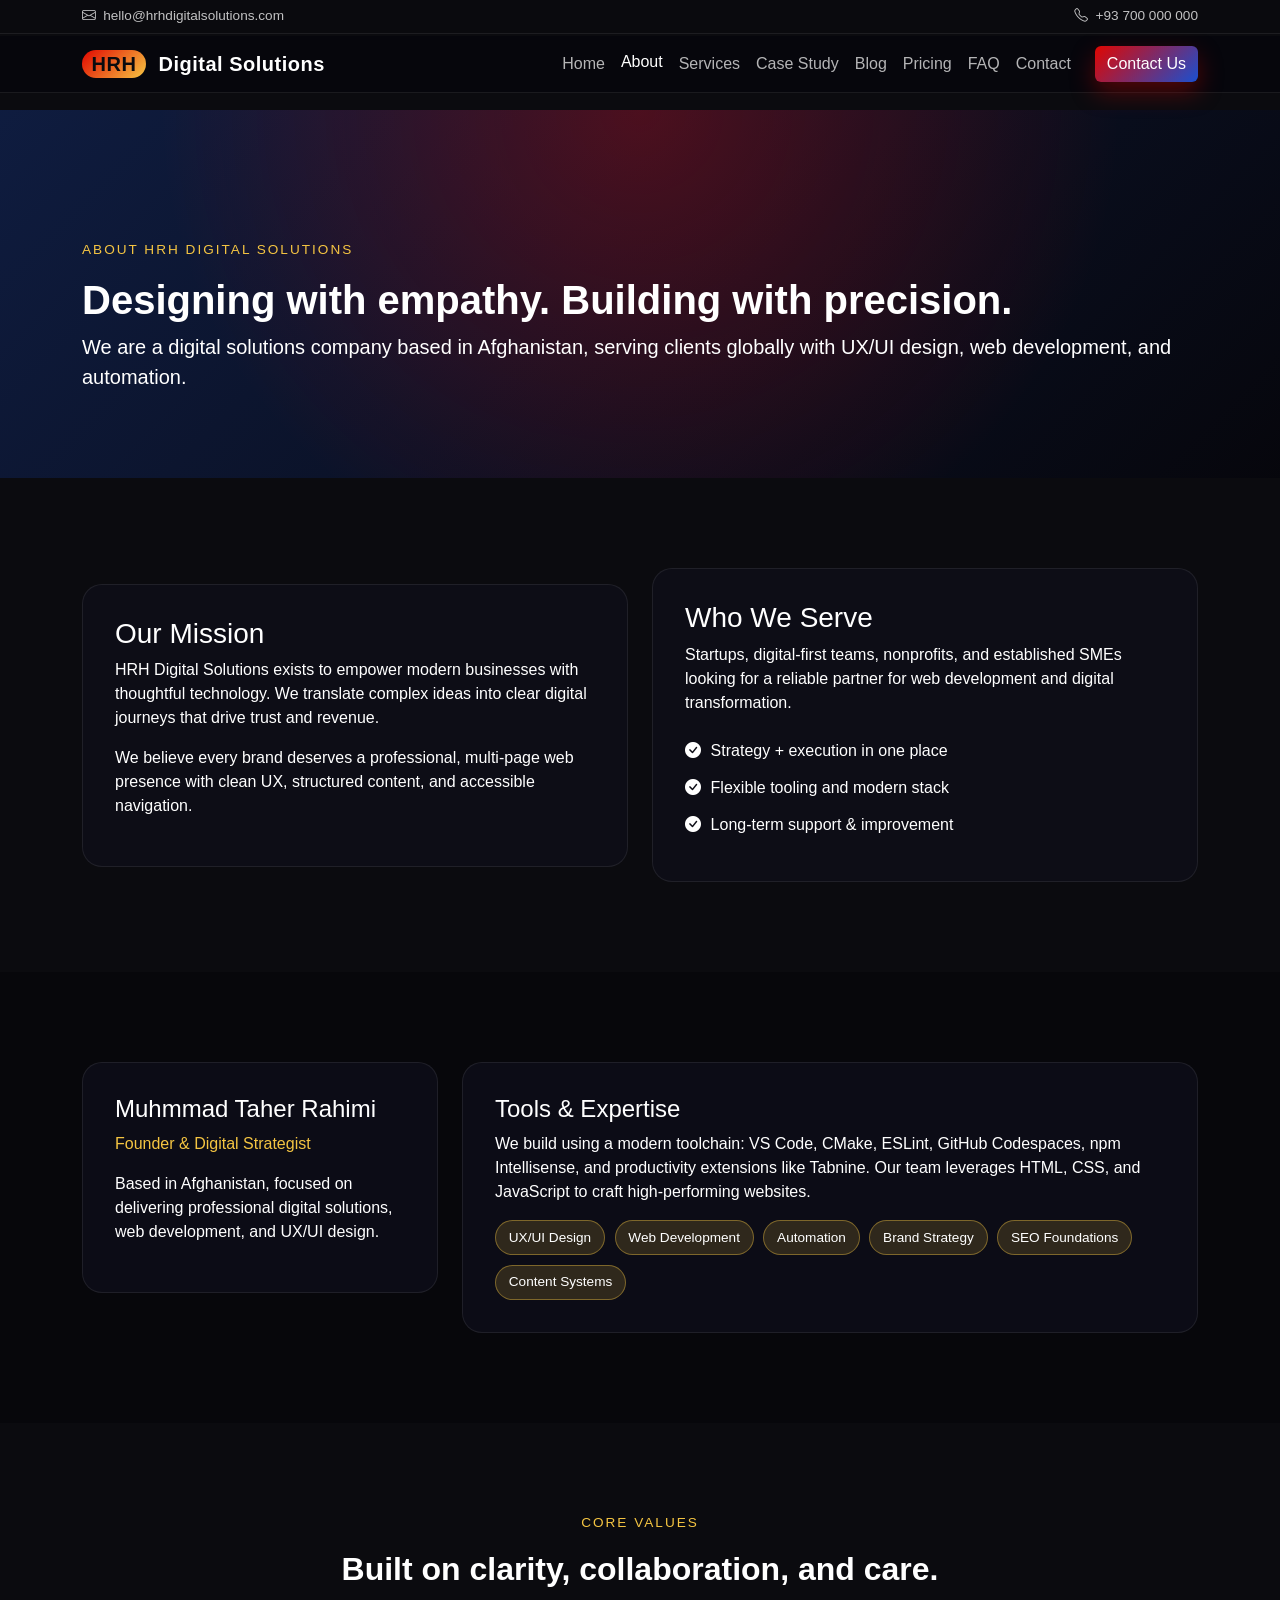
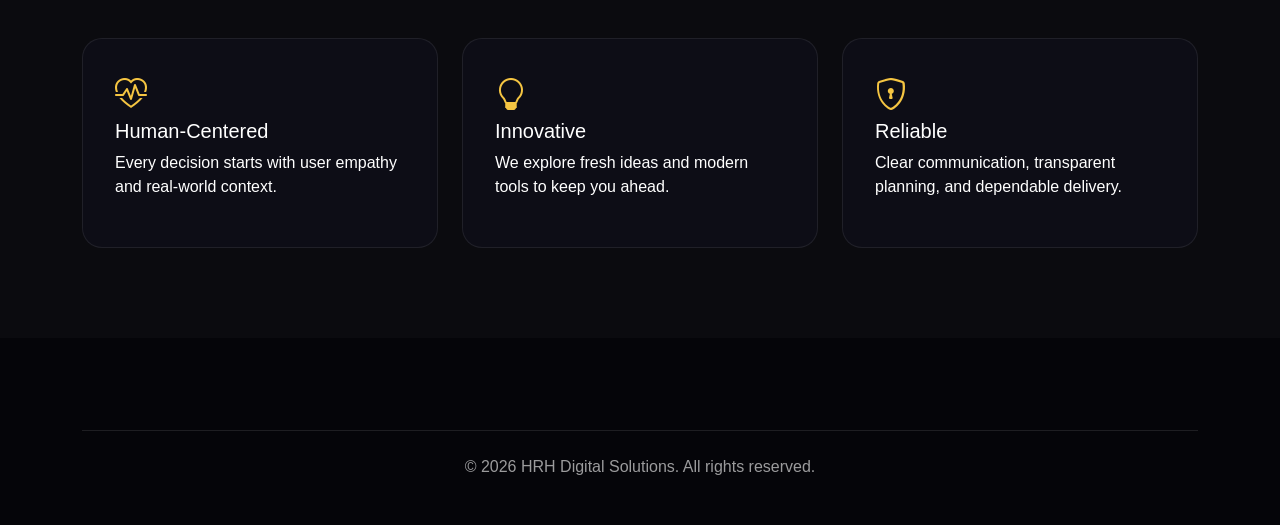
<file: youtub.com/about.html>
<!DOCTYPE html>
<html lang="en">
<head>
  <meta charset="UTF-8" />
  <meta name="viewport" content="width=device-width, initial-scale=1" />
  <title>About | HRH Digital Solutions</title>
  <link
    href="https://cdn.jsdelivr.net/npm/bootstrap@5.3.2/dist/css/bootstrap.min.css"
    rel="stylesheet"
  />
  <link
    rel="stylesheet"
    href="https://cdn.jsdelivr.net/npm/bootstrap-icons@1.11.3/font/bootstrap-icons.min.css"
  />
  <link rel="stylesheet" href="style/style.css" />
</head>
<body>
  <div class="top-bar">
    <div class="container d-flex flex-wrap justify-content-between align-items-center">
      <span><i class="bi bi-envelope"></i> hello@hrhdigitalsolutions.com</span>
      <span><i class="bi bi-telephone"></i> +93 700 000 000</span>
    </div>
  </div>

  <nav class="navbar navbar-expand-lg navbar-dark fixed-top nav-glass">
    <div class="container">
      <a class="navbar-brand" href="index.html">
        <span class="brand-mark">HRH</span> Digital Solutions
      </a>
      <button
        class="navbar-toggler"
        type="button"
        data-bs-toggle="collapse"
        data-bs-target="#mainNav"
        aria-controls="mainNav"
        aria-expanded="false"
        aria-label="Toggle navigation"
      >
        <span class="navbar-toggler-icon"></span>
      </button>
      <div class="collapse navbar-collapse" id="mainNav">
        <ul class="navbar-nav ms-auto mb-2 mb-lg-0">
          <li class="nav-item"><a class="nav-link" href="index.html">Home</a></li>
          <li class="nav-item"><a class="nav-link active" href="about.html">About</a></li>
          <li class="nav-item"><a class="nav-link" href="services.html">Services</a></li>
          <li class="nav-item"><a class="nav-link" href="case-study.html">Case Study</a></li>
          <li class="nav-item"><a class="nav-link" href="blog.html">Blog</a></li>
          <li class="nav-item"><a class="nav-link" href="pricing.html">Pricing</a></li>
          <li class="nav-item"><a class="nav-link" href="faq.html">FAQ</a></li>
          <li class="nav-item"><a class="nav-link" href="contact.html">Contact</a></li>
        </ul>
        <a class="btn btn-brand ms-lg-3" href="contact.html">Contact Us</a>
      </div>
    </div>
  </nav>

  <header class="page-hero">
    <div class="container">
      <p class="eyebrow">About HRH Digital Solutions</p>
      <h1 class="fw-bold">Designing with empathy. Building with precision.</h1>
      <p class="lead">
        We are a digital solutions company based in Afghanistan, serving clients globally with
        UX/UI design, web development, and automation.
      </p>
    </div>
  </header>

  <main>
    <section class="section-padding">
      <div class="container">
        <div class="row g-4 align-items-center">
          <div class="col-lg-6">
            <div class="about-card reveal">
              <h3>Our Mission</h3>
              <p>
                HRH Digital Solutions exists to empower modern businesses with thoughtful technology.
                We translate complex ideas into clear digital journeys that drive trust and revenue.
              </p>
              <p>
                We believe every brand deserves a professional, multi-page web presence with clean UX,
                structured content, and accessible navigation.
              </p>
            </div>
          </div>
          <div class="col-lg-6">
            <div class="about-card reveal" style="transition-delay: 0.1s;">
              <h3>Who We Serve</h3>
              <p>
                Startups, digital-first teams, nonprofits, and established SMEs looking for a reliable
                partner for web development and digital transformation.
              </p>
              <ul class="feature-list">
                <li><i class="bi bi-check-circle-fill"></i> Strategy + execution in one place</li>
                <li><i class="bi bi-check-circle-fill"></i> Flexible tooling and modern stack</li>
                <li><i class="bi bi-check-circle-fill"></i> Long-term support & improvement</li>
              </ul>
            </div>
          </div>
        </div>
      </div>
    </section>

    <section class="section-dark section-padding">
      <div class="container">
        <div class="row g-4">
          <div class="col-lg-4">
            <div class="team-card reveal">
              <h4>Muhmmad Taher Rahimi</h4>
              <p class="text-gold">Founder & Digital Strategist</p>
              <p>
                Based in Afghanistan, focused on delivering professional digital solutions,
                web development, and UX/UI design.
              </p>
            </div>
          </div>
          <div class="col-lg-8">
            <div class="team-card reveal" style="transition-delay: 0.1s;">
              <h4>Tools & Expertise</h4>
              <p>
                We build using a modern toolchain: VS Code, CMake, ESLint, GitHub Codespaces, npm
                Intellisense, and productivity extensions like Tabnine. Our team leverages HTML, CSS,
                and JavaScript to craft high-performing websites.
              </p>
              <div class="badge-grid">
                <span>UX/UI Design</span>
                <span>Web Development</span>
                <span>Automation</span>
                <span>Brand Strategy</span>
                <span>SEO Foundations</span>
                <span>Content Systems</span>
              </div>
            </div>
          </div>
        </div>
      </div>
    </section>

    <section class="section-padding">
      <div class="container">
        <div class="section-title text-center">
          <p class="eyebrow">Core Values</p>
          <h2 class="fw-bold">Built on clarity, collaboration, and care.</h2>
        </div>
        <div class="row g-4">
          <div class="col-md-4">
            <div class="value-card reveal">
              <i class="bi bi-heart-pulse"></i>
              <h5>Human-Centered</h5>
              <p>Every decision starts with user empathy and real-world context.</p>
            </div>
          </div>
          <div class="col-md-4">
            <div class="value-card reveal" style="transition-delay: 0.1s;">
              <i class="bi bi-lightbulb"></i>
              <h5>Innovative</h5>
              <p>We explore fresh ideas and modern tools to keep you ahead.</p>
            </div>
          </div>
          <div class="col-md-4">
            <div class="value-card reveal" style="transition-delay: 0.2s;">
              <i class="bi bi-shield-lock"></i>
              <h5>Reliable</h5>
              <p>Clear communication, transparent planning, and dependable delivery.</p>
            </div>
          </div>
        </div>
      </div>
    </section>
  </main>

  <footer class="footer">
    <div class="container">
      <div class="footer-bottom">
        <p>© <span id="year"></span> HRH Digital Solutions. All rights reserved.</p>
      </div>
    </div>
  </footer>

  <button class="scroll-top" id="scrollTop" aria-label="Scroll to top">
    <i class="bi bi-arrow-up-short"></i>
  </button>

  <script src="https://cdn.jsdelivr.net/npm/bootstrap@5.3.2/dist/js/bootstrap.bundle.min.js"></script>
  <script src="script.js"></script>
</body>
</html>
</file>
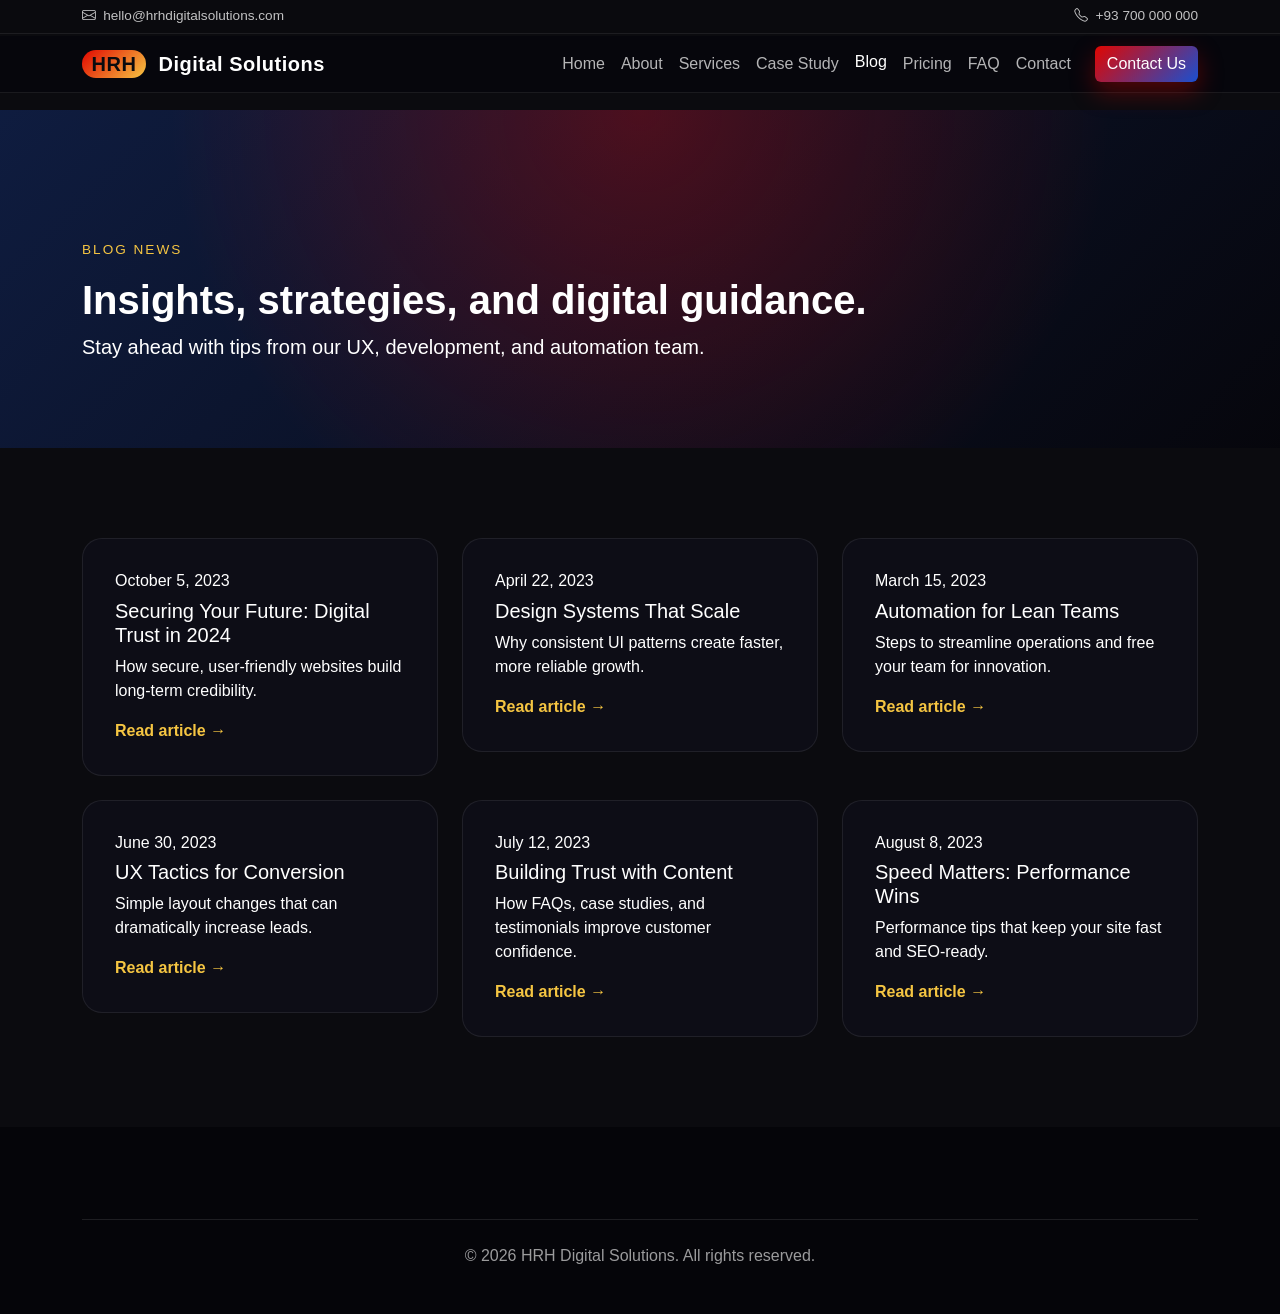
<file: youtub.com/blog.html>
<!DOCTYPE html>
<html lang="en">
<head>
  <meta charset="UTF-8" />
  <meta name="viewport" content="width=device-width, initial-scale=1" />
  <title>Blog News | HRH Digital Solutions</title>
  <link
    href="https://cdn.jsdelivr.net/npm/bootstrap@5.3.2/dist/css/bootstrap.min.css"
    rel="stylesheet"
  />
  <link
    rel="stylesheet"
    href="https://cdn.jsdelivr.net/npm/bootstrap-icons@1.11.3/font/bootstrap-icons.min.css"
  />
  <link rel="stylesheet" href="style/style.css" />
</head>
<body>
  <div class="top-bar">
    <div class="container d-flex flex-wrap justify-content-between align-items-center">
      <span><i class="bi bi-envelope"></i> hello@hrhdigitalsolutions.com</span>
      <span><i class="bi bi-telephone"></i> +93 700 000 000</span>
    </div>
  </div>

  <nav class="navbar navbar-expand-lg navbar-dark fixed-top nav-glass">
    <div class="container">
      <a class="navbar-brand" href="index.html">
        <span class="brand-mark">HRH</span> Digital Solutions
      </a>
      <button
        class="navbar-toggler"
        type="button"
        data-bs-toggle="collapse"
        data-bs-target="#mainNav"
        aria-controls="mainNav"
        aria-expanded="false"
        aria-label="Toggle navigation"
      >
        <span class="navbar-toggler-icon"></span>
      </button>
      <div class="collapse navbar-collapse" id="mainNav">
        <ul class="navbar-nav ms-auto mb-2 mb-lg-0">
          <li class="nav-item"><a class="nav-link" href="index.html">Home</a></li>
          <li class="nav-item"><a class="nav-link" href="about.html">About</a></li>
          <li class="nav-item"><a class="nav-link" href="services.html">Services</a></li>
          <li class="nav-item"><a class="nav-link" href="case-study.html">Case Study</a></li>
          <li class="nav-item"><a class="nav-link active" href="blog.html">Blog</a></li>
          <li class="nav-item"><a class="nav-link" href="pricing.html">Pricing</a></li>
          <li class="nav-item"><a class="nav-link" href="faq.html">FAQ</a></li>
          <li class="nav-item"><a class="nav-link" href="contact.html">Contact</a></li>
        </ul>
        <a class="btn btn-brand ms-lg-3" href="contact.html">Contact Us</a>
      </div>
    </div>
  </nav>

  <header class="page-hero">
    <div class="container">
      <p class="eyebrow">Blog News</p>
      <h1 class="fw-bold">Insights, strategies, and digital guidance.</h1>
      <p class="lead">Stay ahead with tips from our UX, development, and automation team.</p>
    </div>
  </header>

  <main>
    <section class="section-padding">
      <div class="container">
        <div class="row g-4">
          <div class="col-md-6 col-lg-4">
            <div class="blog-card reveal">
              <h6>October 5, 2023</h6>
              <h5>Securing Your Future: Digital Trust in 2024</h5>
              <p>How secure, user-friendly websites build long-term credibility.</p>
              <a class="link-gold" href="#">Read article →</a>
            </div>
          </div>
          <div class="col-md-6 col-lg-4">
            <div class="blog-card reveal" style="transition-delay: 0.05s;">
              <h6>April 22, 2023</h6>
              <h5>Design Systems That Scale</h5>
              <p>Why consistent UI patterns create faster, more reliable growth.</p>
              <a class="link-gold" href="#">Read article →</a>
            </div>
          </div>
          <div class="col-md-6 col-lg-4">
            <div class="blog-card reveal" style="transition-delay: 0.1s;">
              <h6>March 15, 2023</h6>
              <h5>Automation for Lean Teams</h5>
              <p>Steps to streamline operations and free your team for innovation.</p>
              <a class="link-gold" href="#">Read article →</a>
            </div>
          </div>
          <div class="col-md-6 col-lg-4">
            <div class="blog-card reveal" style="transition-delay: 0.15s;">
              <h6>June 30, 2023</h6>
              <h5>UX Tactics for Conversion</h5>
              <p>Simple layout changes that can dramatically increase leads.</p>
              <a class="link-gold" href="#">Read article →</a>
            </div>
          </div>
          <div class="col-md-6 col-lg-4">
            <div class="blog-card reveal" style="transition-delay: 0.2s;">
              <h6>July 12, 2023</h6>
              <h5>Building Trust with Content</h5>
              <p>How FAQs, case studies, and testimonials improve customer confidence.</p>
              <a class="link-gold" href="#">Read article →</a>
            </div>
          </div>
          <div class="col-md-6 col-lg-4">
            <div class="blog-card reveal" style="transition-delay: 0.25s;">
              <h6>August 8, 2023</h6>
              <h5>Speed Matters: Performance Wins</h5>
              <p>Performance tips that keep your site fast and SEO-ready.</p>
              <a class="link-gold" href="#">Read article →</a>
            </div>
          </div>
        </div>
      </div>
    </section>
  </main>

  <footer class="footer">
    <div class="container">
      <div class="footer-bottom">
        <p>© <span id="year"></span> HRH Digital Solutions. All rights reserved.</p>
      </div>
    </div>
  </footer>

  <button class="scroll-top" id="scrollTop" aria-label="Scroll to top">
    <i class="bi bi-arrow-up-short"></i>
  </button>

  <script src="https://cdn.jsdelivr.net/npm/bootstrap@5.3.2/dist/js/bootstrap.bundle.min.js"></script>
  <script src="script.js"></script>
</body>
</html>
</file>
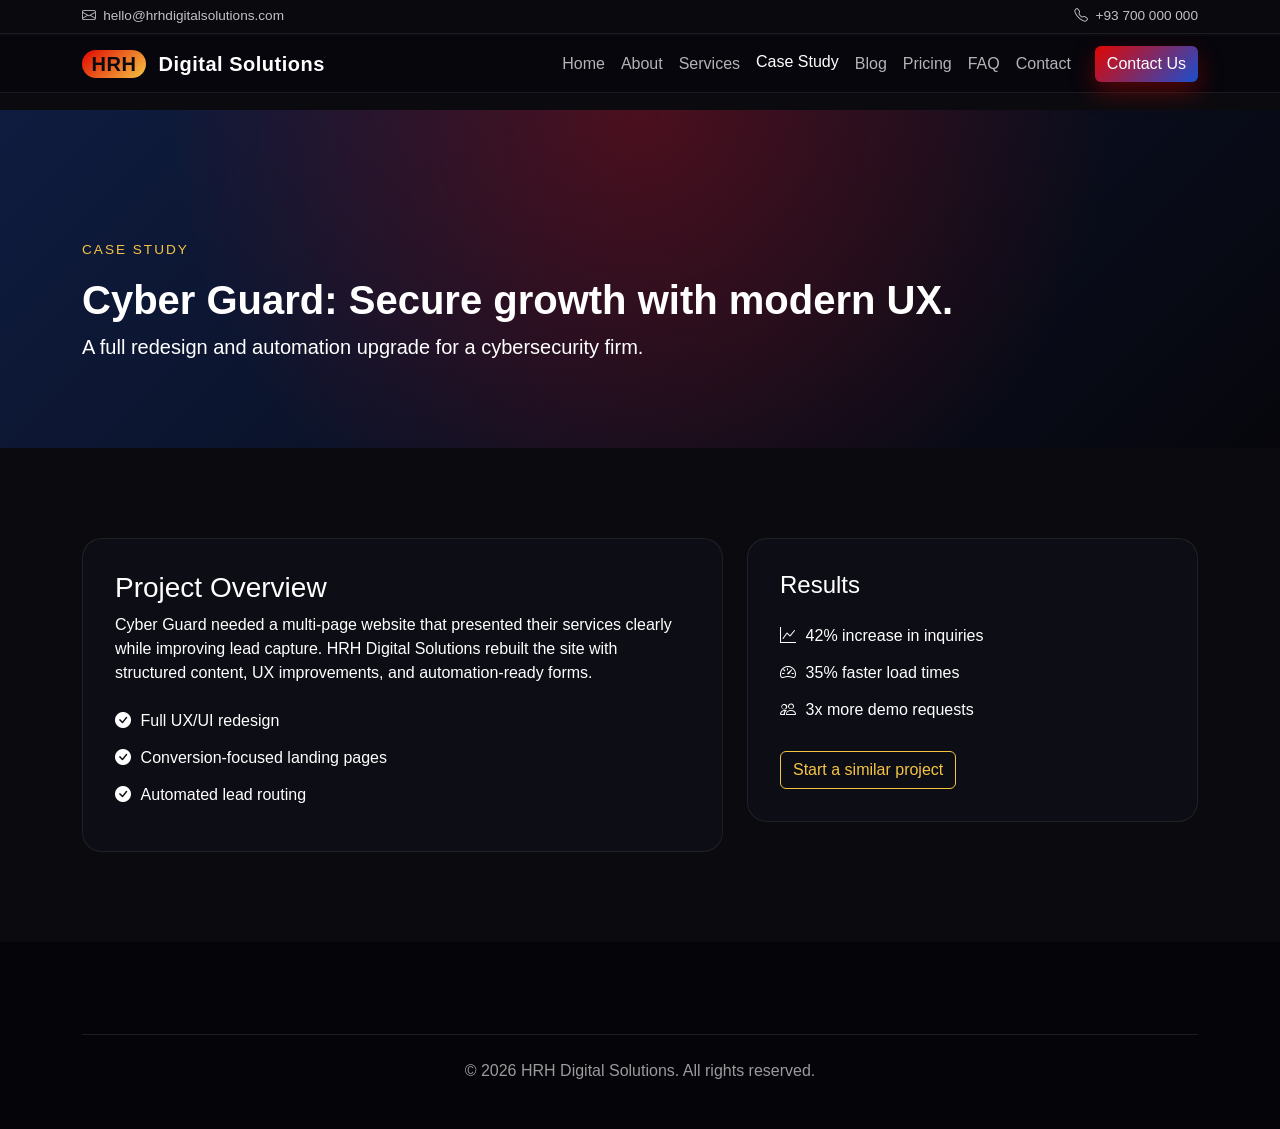
<file: youtub.com/case-study-details.html>
<!DOCTYPE html>
<html lang="en">
<head>
  <meta charset="UTF-8" />
  <meta name="viewport" content="width=device-width, initial-scale=1" />
  <title>Case Study Details | HRH Digital Solutions</title>
  <link
    href="https://cdn.jsdelivr.net/npm/bootstrap@5.3.2/dist/css/bootstrap.min.css"
    rel="stylesheet"
  />
  <link
    rel="stylesheet"
    href="https://cdn.jsdelivr.net/npm/bootstrap-icons@1.11.3/font/bootstrap-icons.min.css"
  />
  <link rel="stylesheet" href="style/style.css" />
</head>
<body>
  <div class="top-bar">
    <div class="container d-flex flex-wrap justify-content-between align-items-center">
      <span><i class="bi bi-envelope"></i> hello@hrhdigitalsolutions.com</span>
      <span><i class="bi bi-telephone"></i> +93 700 000 000</span>
    </div>
  </div>

  <nav class="navbar navbar-expand-lg navbar-dark fixed-top nav-glass">
    <div class="container">
      <a class="navbar-brand" href="index.html">
        <span class="brand-mark">HRH</span> Digital Solutions
      </a>
      <button
        class="navbar-toggler"
        type="button"
        data-bs-toggle="collapse"
        data-bs-target="#mainNav"
        aria-controls="mainNav"
        aria-expanded="false"
        aria-label="Toggle navigation"
      >
        <span class="navbar-toggler-icon"></span>
      </button>
      <div class="collapse navbar-collapse" id="mainNav">
        <ul class="navbar-nav ms-auto mb-2 mb-lg-0">
          <li class="nav-item"><a class="nav-link" href="index.html">Home</a></li>
          <li class="nav-item"><a class="nav-link" href="about.html">About</a></li>
          <li class="nav-item"><a class="nav-link" href="services.html">Services</a></li>
          <li class="nav-item"><a class="nav-link active" href="case-study.html">Case Study</a></li>
          <li class="nav-item"><a class="nav-link" href="blog.html">Blog</a></li>
          <li class="nav-item"><a class="nav-link" href="pricing.html">Pricing</a></li>
          <li class="nav-item"><a class="nav-link" href="faq.html">FAQ</a></li>
          <li class="nav-item"><a class="nav-link" href="contact.html">Contact</a></li>
        </ul>
        <a class="btn btn-brand ms-lg-3" href="contact.html">Contact Us</a>
      </div>
    </div>
  </nav>

  <header class="page-hero">
    <div class="container">
      <p class="eyebrow">Case Study</p>
      <h1 class="fw-bold">Cyber Guard: Secure growth with modern UX.</h1>
      <p class="lead">A full redesign and automation upgrade for a cybersecurity firm.</p>
    </div>
  </header>

  <main>
    <section class="section-padding">
      <div class="container">
        <div class="row g-4">
          <div class="col-lg-7">
            <div class="about-card reveal">
              <h3>Project Overview</h3>
              <p>
                Cyber Guard needed a multi-page website that presented their services clearly while
                improving lead capture. HRH Digital Solutions rebuilt the site with structured
                content, UX improvements, and automation-ready forms.
              </p>
              <ul class="feature-list">
                <li><i class="bi bi-check-circle-fill"></i> Full UX/UI redesign</li>
                <li><i class="bi bi-check-circle-fill"></i> Conversion-focused landing pages</li>
                <li><i class="bi bi-check-circle-fill"></i> Automated lead routing</li>
              </ul>
            </div>
          </div>
          <div class="col-lg-5">
            <div class="about-card reveal" style="transition-delay: 0.1s;">
              <h4>Results</h4>
              <ul class="feature-list">
                <li><i class="bi bi-graph-up"></i> 42% increase in inquiries</li>
                <li><i class="bi bi-speedometer2"></i> 35% faster load times</li>
                <li><i class="bi bi-people"></i> 3x more demo requests</li>
              </ul>
              <a class="btn btn-outline-gold mt-3" href="contact.html">Start a similar project</a>
            </div>
          </div>
        </div>
      </div>
    </section>
  </main>

  <footer class="footer">
    <div class="container">
      <div class="footer-bottom">
        <p>© <span id="year"></span> HRH Digital Solutions. All rights reserved.</p>
      </div>
    </div>
  </footer>

  <button class="scroll-top" id="scrollTop" aria-label="Scroll to top">
    <i class="bi bi-arrow-up-short"></i>
  </button>

  <script src="https://cdn.jsdelivr.net/npm/bootstrap@5.3.2/dist/js/bootstrap.bundle.min.js"></script>
  <script src="script.js"></script>
</body>
</html>
</file>
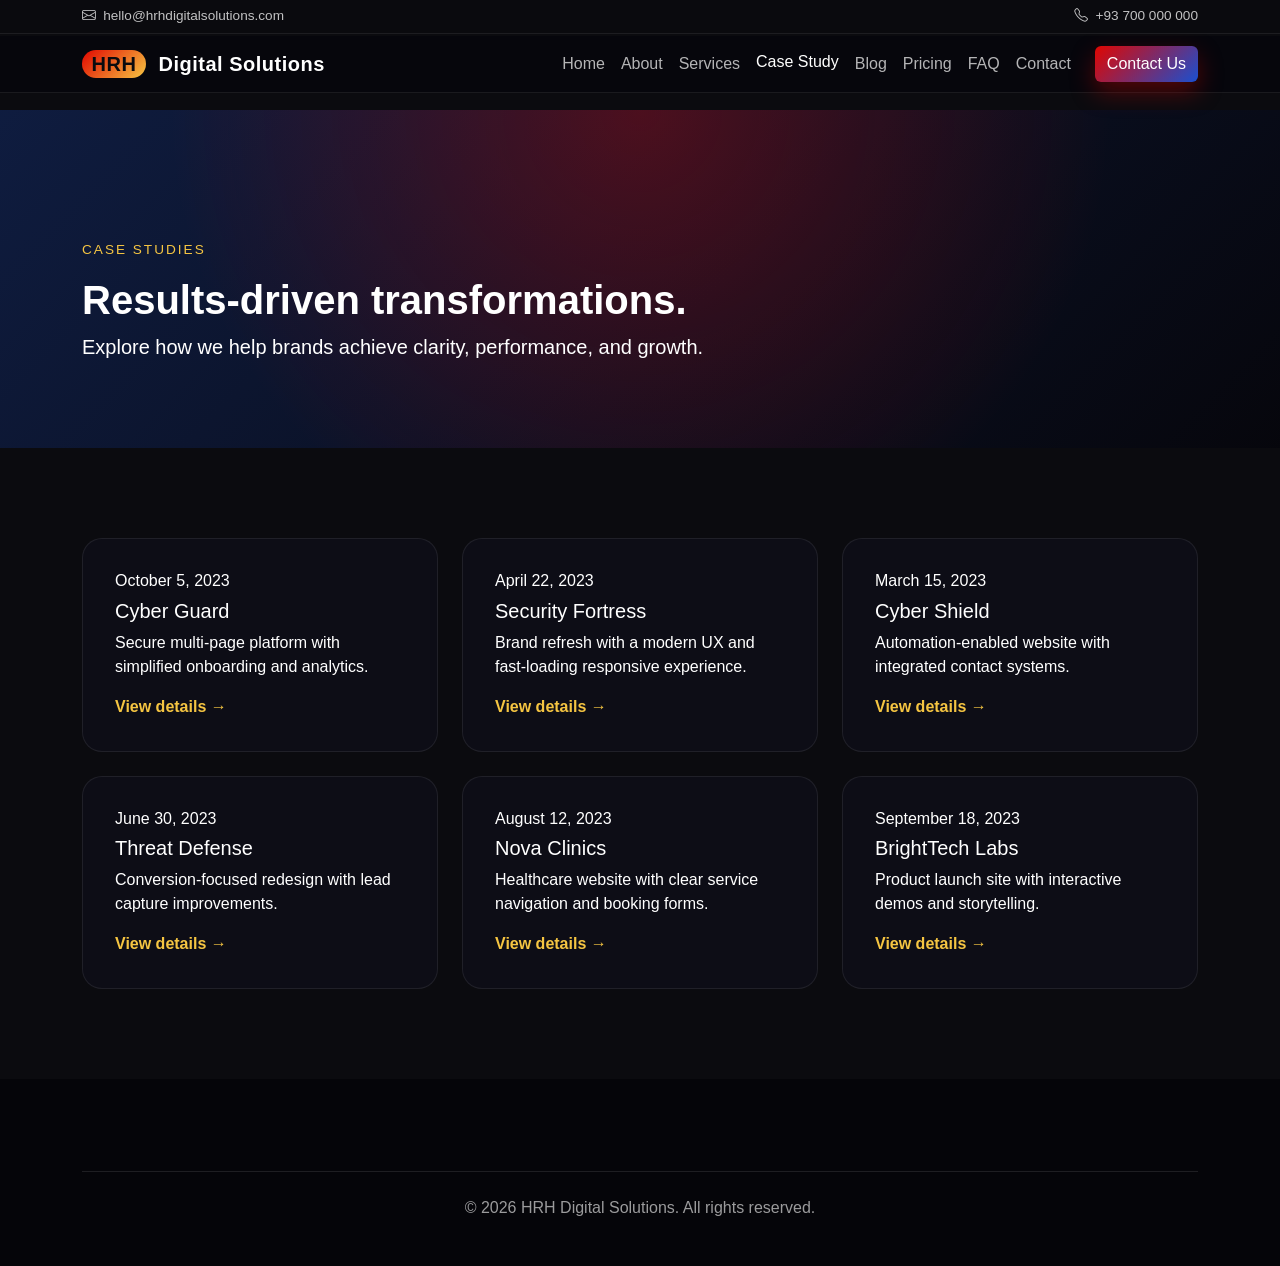
<file: youtub.com/case-study.html>
<!DOCTYPE html>
<html lang="en">
<head>
  <meta charset="UTF-8" />
  <meta name="viewport" content="width=device-width, initial-scale=1" />
  <title>Case Studies | HRH Digital Solutions</title>
  <link
    href="https://cdn.jsdelivr.net/npm/bootstrap@5.3.2/dist/css/bootstrap.min.css"
    rel="stylesheet"
  />
  <link
    rel="stylesheet"
    href="https://cdn.jsdelivr.net/npm/bootstrap-icons@1.11.3/font/bootstrap-icons.min.css"
  />
  <link rel="stylesheet" href="style/style.css" />
</head>
<body>
  <div class="top-bar">
    <div class="container d-flex flex-wrap justify-content-between align-items-center">
      <span><i class="bi bi-envelope"></i> hello@hrhdigitalsolutions.com</span>
      <span><i class="bi bi-telephone"></i> +93 700 000 000</span>
    </div>
  </div>

  <nav class="navbar navbar-expand-lg navbar-dark fixed-top nav-glass">
    <div class="container">
      <a class="navbar-brand" href="index.html">
        <span class="brand-mark">HRH</span> Digital Solutions
      </a>
      <button
        class="navbar-toggler"
        type="button"
        data-bs-toggle="collapse"
        data-bs-target="#mainNav"
        aria-controls="mainNav"
        aria-expanded="false"
        aria-label="Toggle navigation"
      >
        <span class="navbar-toggler-icon"></span>
      </button>
      <div class="collapse navbar-collapse" id="mainNav">
        <ul class="navbar-nav ms-auto mb-2 mb-lg-0">
          <li class="nav-item"><a class="nav-link" href="index.html">Home</a></li>
          <li class="nav-item"><a class="nav-link" href="about.html">About</a></li>
          <li class="nav-item"><a class="nav-link" href="services.html">Services</a></li>
          <li class="nav-item"><a class="nav-link active" href="case-study.html">Case Study</a></li>
          <li class="nav-item"><a class="nav-link" href="blog.html">Blog</a></li>
          <li class="nav-item"><a class="nav-link" href="pricing.html">Pricing</a></li>
          <li class="nav-item"><a class="nav-link" href="faq.html">FAQ</a></li>
          <li class="nav-item"><a class="nav-link" href="contact.html">Contact</a></li>
        </ul>
        <a class="btn btn-brand ms-lg-3" href="contact.html">Contact Us</a>
      </div>
    </div>
  </nav>

  <header class="page-hero">
    <div class="container">
      <p class="eyebrow">Case Studies</p>
      <h1 class="fw-bold">Results-driven transformations.</h1>
      <p class="lead">Explore how we help brands achieve clarity, performance, and growth.</p>
    </div>
  </header>

  <main>
    <section class="section-padding">
      <div class="container">
        <div class="row g-4">
          <div class="col-md-6 col-lg-4">
            <div class="case-card reveal">
              <h6>October 5, 2023</h6>
              <h5>Cyber Guard</h5>
              <p>Secure multi-page platform with simplified onboarding and analytics.</p>
              <a class="link-gold" href="case-study-details.html">View details →</a>
            </div>
          </div>
          <div class="col-md-6 col-lg-4">
            <div class="case-card reveal" style="transition-delay: 0.05s;">
              <h6>April 22, 2023</h6>
              <h5>Security Fortress</h5>
              <p>Brand refresh with a modern UX and fast-loading responsive experience.</p>
              <a class="link-gold" href="case-study-details.html">View details →</a>
            </div>
          </div>
          <div class="col-md-6 col-lg-4">
            <div class="case-card reveal" style="transition-delay: 0.1s;">
              <h6>March 15, 2023</h6>
              <h5>Cyber Shield</h5>
              <p>Automation-enabled website with integrated contact systems.</p>
              <a class="link-gold" href="case-study-details.html">View details →</a>
            </div>
          </div>
          <div class="col-md-6 col-lg-4">
            <div class="case-card reveal" style="transition-delay: 0.15s;">
              <h6>June 30, 2023</h6>
              <h5>Threat Defense</h5>
              <p>Conversion-focused redesign with lead capture improvements.</p>
              <a class="link-gold" href="case-study-details.html">View details →</a>
            </div>
          </div>
          <div class="col-md-6 col-lg-4">
            <div class="case-card reveal" style="transition-delay: 0.2s;">
              <h6>August 12, 2023</h6>
              <h5>Nova Clinics</h5>
              <p>Healthcare website with clear service navigation and booking forms.</p>
              <a class="link-gold" href="case-study-details.html">View details →</a>
            </div>
          </div>
          <div class="col-md-6 col-lg-4">
            <div class="case-card reveal" style="transition-delay: 0.25s;">
              <h6>September 18, 2023</h6>
              <h5>BrightTech Labs</h5>
              <p>Product launch site with interactive demos and storytelling.</p>
              <a class="link-gold" href="case-study-details.html">View details →</a>
            </div>
          </div>
        </div>
      </div>
    </section>
  </main>

  <footer class="footer">
    <div class="container">
      <div class="footer-bottom">
        <p>© <span id="year"></span> HRH Digital Solutions. All rights reserved.</p>
      </div>
    </div>
  </footer>

  <button class="scroll-top" id="scrollTop" aria-label="Scroll to top">
    <i class="bi bi-arrow-up-short"></i>
  </button>

  <script src="https://cdn.jsdelivr.net/npm/bootstrap@5.3.2/dist/js/bootstrap.bundle.min.js"></script>
  <script src="script.js"></script>
</body>
</html>
</file>
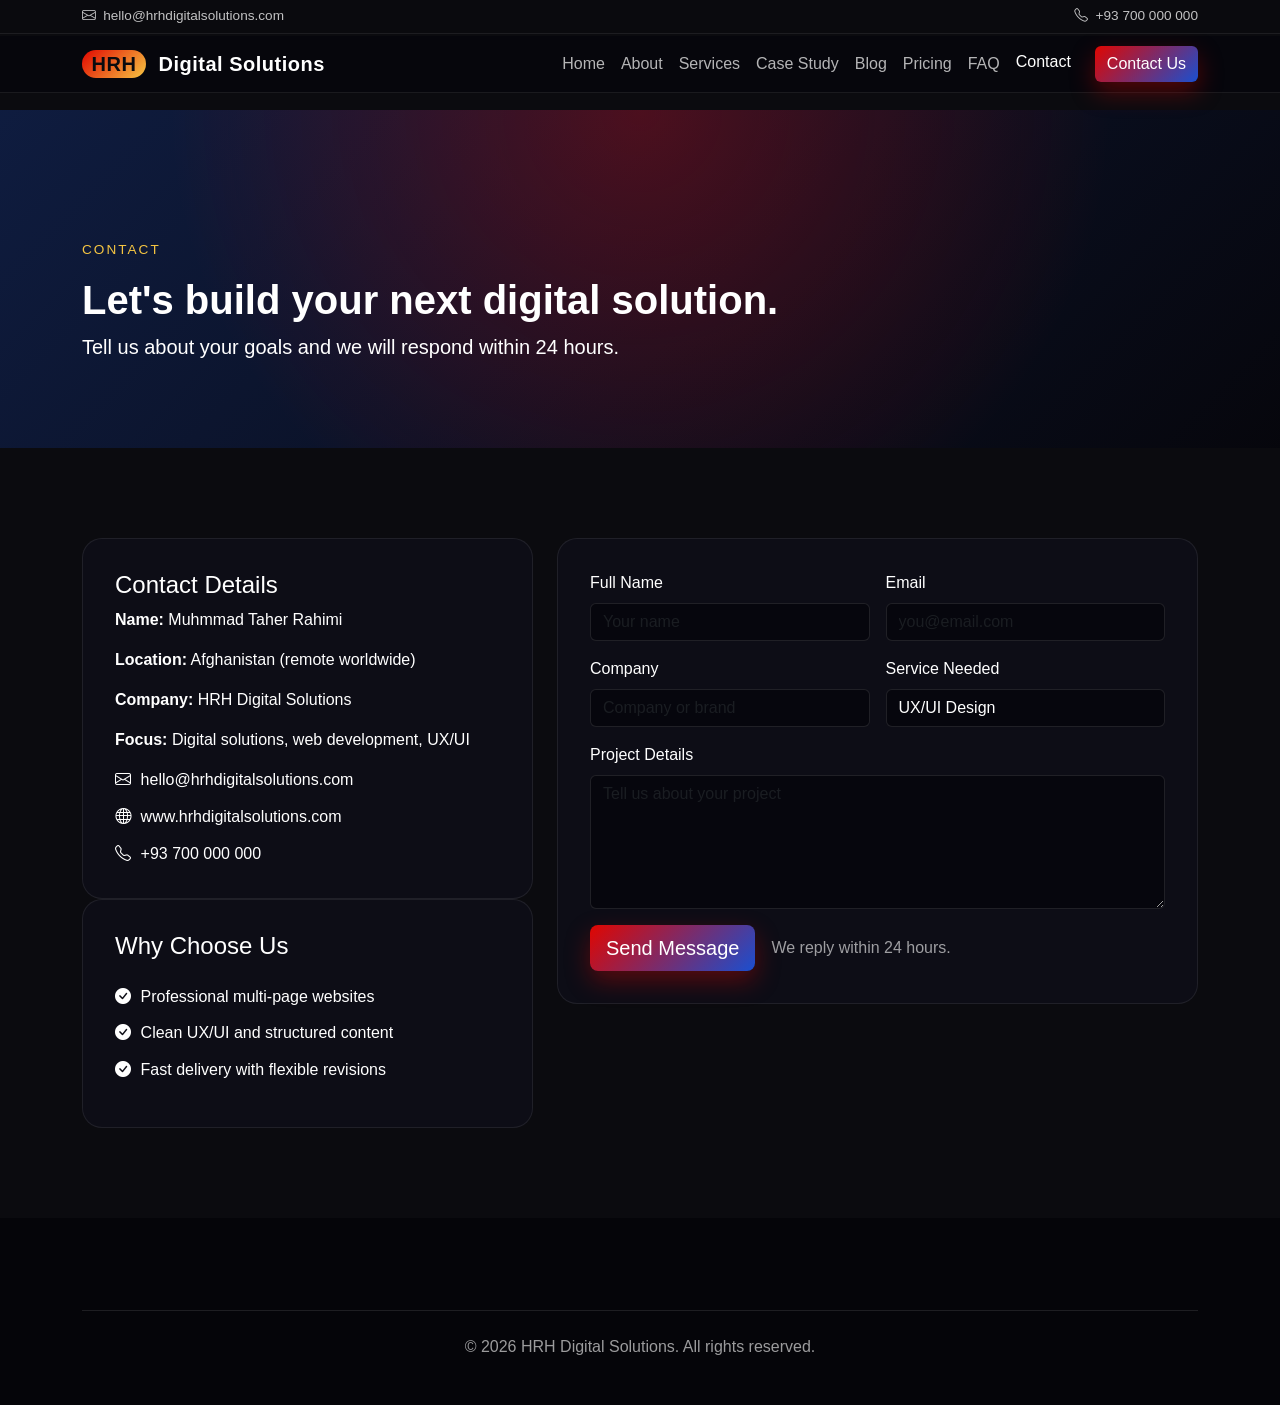
<file: youtub.com/contact.html>
<!DOCTYPE html>
<html lang="en">
<head>
  <meta charset="UTF-8" />
  <meta name="viewport" content="width=device-width, initial-scale=1" />
  <title>Contact | HRH Digital Solutions</title>
  <link
    href="https://cdn.jsdelivr.net/npm/bootstrap@5.3.2/dist/css/bootstrap.min.css"
    rel="stylesheet"
  />
  <link
    rel="stylesheet"
    href="https://cdn.jsdelivr.net/npm/bootstrap-icons@1.11.3/font/bootstrap-icons.min.css"
  />
  <link rel="stylesheet" href="style/style.css" />
</head>
<body>
  <div class="top-bar">
    <div class="container d-flex flex-wrap justify-content-between align-items-center">
      <span><i class="bi bi-envelope"></i> hello@hrhdigitalsolutions.com</span>
      <span><i class="bi bi-telephone"></i> +93 700 000 000</span>
    </div>
  </div>

  <nav class="navbar navbar-expand-lg navbar-dark fixed-top nav-glass">
    <div class="container">
      <a class="navbar-brand" href="index.html">
        <span class="brand-mark">HRH</span> Digital Solutions
      </a>
      <button
        class="navbar-toggler"
        type="button"
        data-bs-toggle="collapse"
        data-bs-target="#mainNav"
        aria-controls="mainNav"
        aria-expanded="false"
        aria-label="Toggle navigation"
      >
        <span class="navbar-toggler-icon"></span>
      </button>
      <div class="collapse navbar-collapse" id="mainNav">
        <ul class="navbar-nav ms-auto mb-2 mb-lg-0">
          <li class="nav-item"><a class="nav-link" href="index.html">Home</a></li>
          <li class="nav-item"><a class="nav-link" href="about.html">About</a></li>
          <li class="nav-item"><a class="nav-link" href="services.html">Services</a></li>
          <li class="nav-item"><a class="nav-link" href="case-study.html">Case Study</a></li>
          <li class="nav-item"><a class="nav-link" href="blog.html">Blog</a></li>
          <li class="nav-item"><a class="nav-link" href="pricing.html">Pricing</a></li>
          <li class="nav-item"><a class="nav-link" href="faq.html">FAQ</a></li>
          <li class="nav-item"><a class="nav-link active" href="contact.html">Contact</a></li>
        </ul>
        <a class="btn btn-brand ms-lg-3" href="contact.html">Contact Us</a>
      </div>
    </div>
  </nav>

  <header class="page-hero">
    <div class="container">
      <p class="eyebrow">Contact</p>
      <h1 class="fw-bold">Let's build your next digital solution.</h1>
      <p class="lead">Tell us about your goals and we will respond within 24 hours.</p>
    </div>
  </header>

  <main>
    <section class="section-padding">
      <div class="container">
        <div class="row g-4">
          <div class="col-lg-5">
            <div class="contact-card reveal">
              <h4>Contact Details</h4>
              <p><strong>Name:</strong> Muhmmad Taher Rahimi</p>
              <p><strong>Location:</strong> Afghanistan (remote worldwide)</p>
              <p><strong>Company:</strong> HRH Digital Solutions</p>
              <p><strong>Focus:</strong> Digital solutions, web development, UX/UI</p>
              <div class="contact-icons">
                <div><i class="bi bi-envelope"></i> hello@hrhdigitalsolutions.com</div>
                <div><i class="bi bi-globe"></i> www.hrhdigitalsolutions.com</div>
                <div><i class="bi bi-telephone"></i> +93 700 000 000</div>
              </div>
            </div>
            <div class="contact-card reveal" style="transition-delay: 0.1s;">
              <h4>Why Choose Us</h4>
              <ul class="feature-list">
                <li><i class="bi bi-check-circle-fill"></i> Professional multi-page websites</li>
                <li><i class="bi bi-check-circle-fill"></i> Clean UX/UI and structured content</li>
                <li><i class="bi bi-check-circle-fill"></i> Fast delivery with flexible revisions</li>
              </ul>
            </div>
          </div>
          <div class="col-lg-7">
            <form class="contact-form reveal" style="transition-delay: 0.05s;">
              <div class="row g-3">
                <div class="col-md-6">
                  <label class="form-label">Full Name</label>
                  <input type="text" class="form-control" placeholder="Your name" />
                </div>
                <div class="col-md-6">
                  <label class="form-label">Email</label>
                  <input type="email" class="form-control" placeholder="you@email.com" />
                </div>
                <div class="col-md-6">
                  <label class="form-label">Company</label>
                  <input type="text" class="form-control" placeholder="Company or brand" />
                </div>
                <div class="col-md-6">
                  <label class="form-label">Service Needed</label>
                  <select class="form-select">
                    <option>UX/UI Design</option>
                    <option>Web Development</option>
                    <option>Automation</option>
                    <option>Growth Strategy</option>
                  </select>
                </div>
                <div class="col-12">
                  <label class="form-label">Project Details</label>
                  <textarea class="form-control" rows="5" placeholder="Tell us about your project"></textarea>
                </div>
                <div class="col-12 d-flex gap-3 align-items-center">
                  <button type="submit" class="btn btn-brand btn-lg">Send Message</button>
                  <span class="form-note">We reply within 24 hours.</span>
                </div>
              </div>
            </form>
          </div>
        </div>
      </div>
    </section>
  </main>

  <footer class="footer">
    <div class="container">
      <div class="footer-bottom">
        <p>© <span id="year"></span> HRH Digital Solutions. All rights reserved.</p>
      </div>
    </div>
  </footer>

  <button class="scroll-top" id="scrollTop" aria-label="Scroll to top">
    <i class="bi bi-arrow-up-short"></i>
  </button>

  <script src="https://cdn.jsdelivr.net/npm/bootstrap@5.3.2/dist/js/bootstrap.bundle.min.js"></script>
  <script src="script.js"></script>
</body>
</html>
</file>
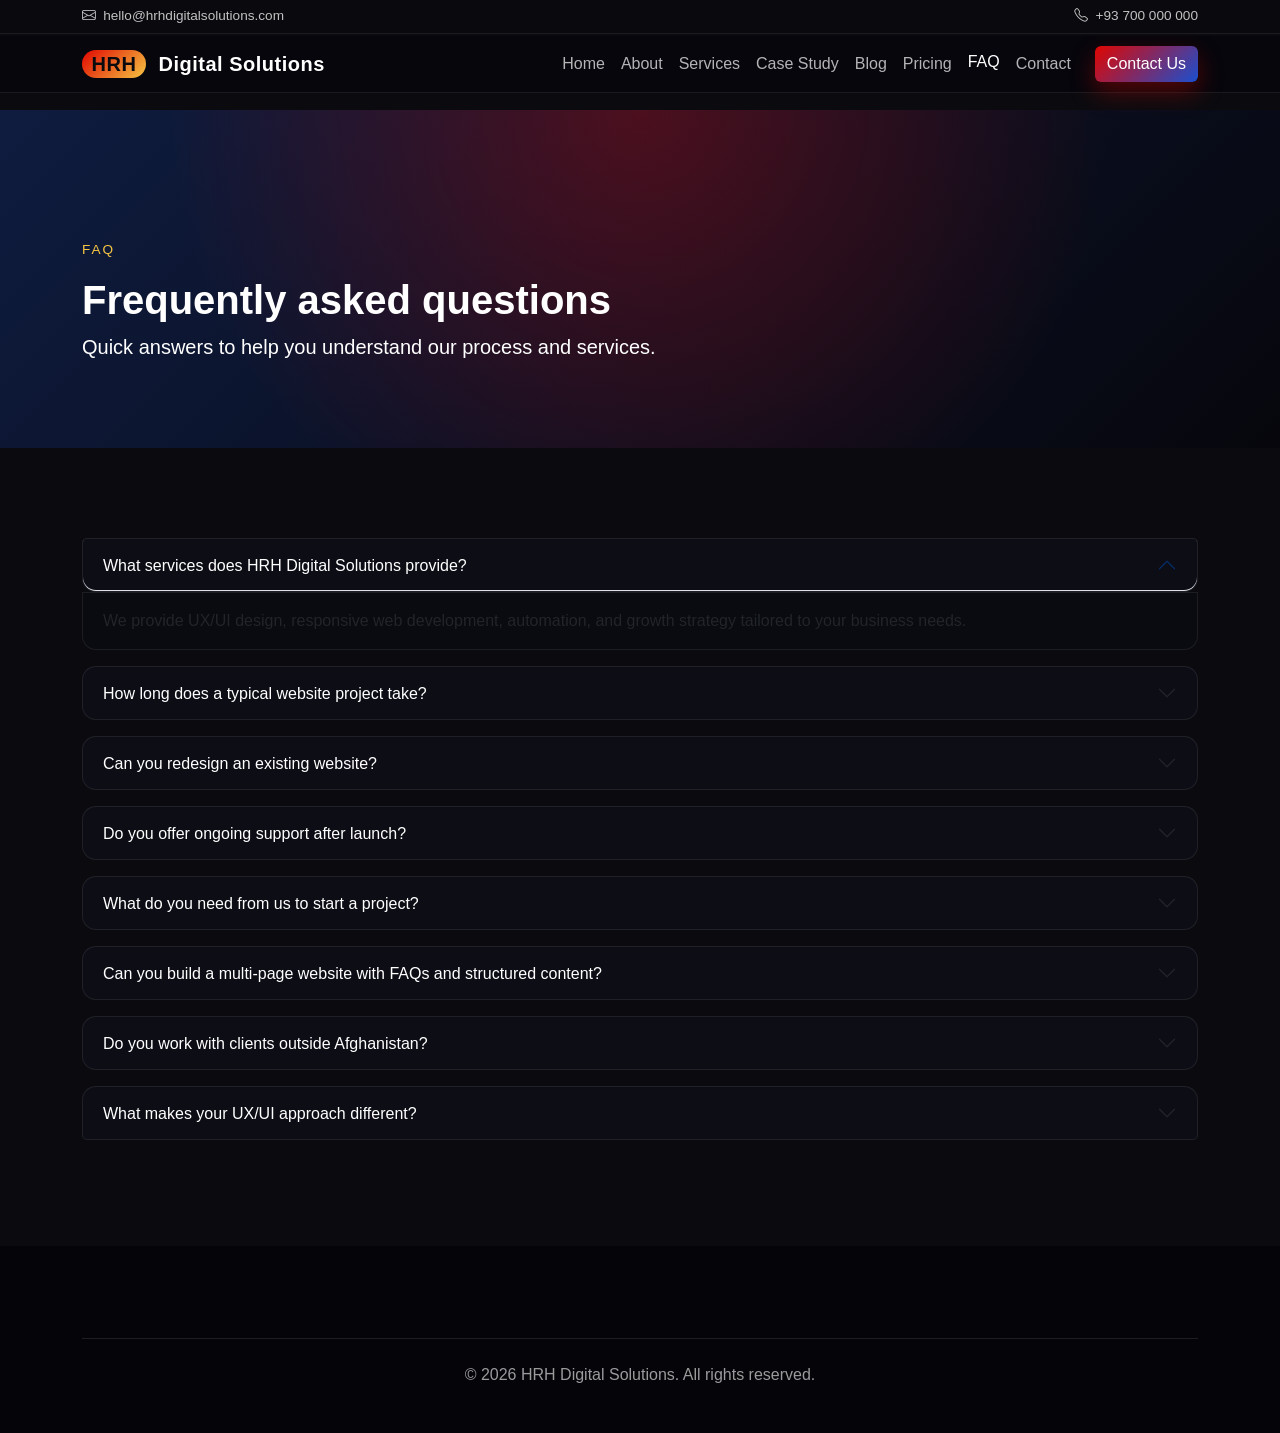
<file: youtub.com/faq.html>
<!DOCTYPE html>
<html lang="en">
<head>
  <meta charset="UTF-8" />
  <meta name="viewport" content="width=device-width, initial-scale=1" />
  <title>FAQ | HRH Digital Solutions</title>
  <link
    href="https://cdn.jsdelivr.net/npm/bootstrap@5.3.2/dist/css/bootstrap.min.css"
    rel="stylesheet"
  />
  <link
    rel="stylesheet"
    href="https://cdn.jsdelivr.net/npm/bootstrap-icons@1.11.3/font/bootstrap-icons.min.css"
  />
  <link rel="stylesheet" href="style/style.css" />
</head>
<body>
  <div class="top-bar">
    <div class="container d-flex flex-wrap justify-content-between align-items-center">
      <span><i class="bi bi-envelope"></i> hello@hrhdigitalsolutions.com</span>
      <span><i class="bi bi-telephone"></i> +93 700 000 000</span>
    </div>
  </div>

  <nav class="navbar navbar-expand-lg navbar-dark fixed-top nav-glass">
    <div class="container">
      <a class="navbar-brand" href="index.html">
        <span class="brand-mark">HRH</span> Digital Solutions
      </a>
      <button
        class="navbar-toggler"
        type="button"
        data-bs-toggle="collapse"
        data-bs-target="#mainNav"
        aria-controls="mainNav"
        aria-expanded="false"
        aria-label="Toggle navigation"
      >
        <span class="navbar-toggler-icon"></span>
      </button>
      <div class="collapse navbar-collapse" id="mainNav">
        <ul class="navbar-nav ms-auto mb-2 mb-lg-0">
          <li class="nav-item"><a class="nav-link" href="index.html">Home</a></li>
          <li class="nav-item"><a class="nav-link" href="about.html">About</a></li>
          <li class="nav-item"><a class="nav-link" href="services.html">Services</a></li>
          <li class="nav-item"><a class="nav-link" href="case-study.html">Case Study</a></li>
          <li class="nav-item"><a class="nav-link" href="blog.html">Blog</a></li>
          <li class="nav-item"><a class="nav-link" href="pricing.html">Pricing</a></li>
          <li class="nav-item"><a class="nav-link active" href="faq.html">FAQ</a></li>
          <li class="nav-item"><a class="nav-link" href="contact.html">Contact</a></li>
        </ul>
        <a class="btn btn-brand ms-lg-3" href="contact.html">Contact Us</a>
      </div>
    </div>
  </nav>

  <header class="page-hero">
    <div class="container">
      <p class="eyebrow">FAQ</p>
      <h1 class="fw-bold">Frequently asked questions</h1>
      <p class="lead">Quick answers to help you understand our process and services.</p>
    </div>
  </header>

  <main>
    <section class="section-padding">
      <div class="container">
        <div class="accordion faq-accordion" id="faqAccordion">
          <div class="accordion-item">
            <h2 class="accordion-header" id="faqOne">
              <button class="accordion-button" type="button" data-bs-toggle="collapse" data-bs-target="#collapseOne">
                What services does HRH Digital Solutions provide?
              </button>
            </h2>
            <div id="collapseOne" class="accordion-collapse collapse show" data-bs-parent="#faqAccordion">
              <div class="accordion-body">
                We provide UX/UI design, responsive web development, automation, and growth strategy
                tailored to your business needs.
              </div>
            </div>
          </div>
          <div class="accordion-item">
            <h2 class="accordion-header" id="faqTwo">
              <button class="accordion-button collapsed" type="button" data-bs-toggle="collapse" data-bs-target="#collapseTwo">
                How long does a typical website project take?
              </button>
            </h2>
            <div id="collapseTwo" class="accordion-collapse collapse" data-bs-parent="#faqAccordion">
              <div class="accordion-body">
                Most multi-page websites take 3-6 weeks depending on complexity, content readiness,
                and review cycles.
              </div>
            </div>
          </div>
          <div class="accordion-item">
            <h2 class="accordion-header" id="faqThree">
              <button class="accordion-button collapsed" type="button" data-bs-toggle="collapse" data-bs-target="#collapseThree">
                Can you redesign an existing website?
              </button>
            </h2>
            <div id="collapseThree" class="accordion-collapse collapse" data-bs-parent="#faqAccordion">
              <div class="accordion-body">
                Yes. We can refresh your design, improve UX/UI, and rebuild the site using modern
                standards while keeping your brand identity.
              </div>
            </div>
          </div>
          <div class="accordion-item">
            <h2 class="accordion-header" id="faqFour">
              <button class="accordion-button collapsed" type="button" data-bs-toggle="collapse" data-bs-target="#collapseFour">
                Do you offer ongoing support after launch?
              </button>
            </h2>
            <div id="collapseFour" class="accordion-collapse collapse" data-bs-parent="#faqAccordion">
              <div class="accordion-body">
                We offer maintenance and optimization packages that include updates, performance
                monitoring, and content support.
              </div>
            </div>
          </div>
          <div class="accordion-item">
            <h2 class="accordion-header" id="faqFive">
              <button class="accordion-button collapsed" type="button" data-bs-toggle="collapse" data-bs-target="#collapseFive">
                What do you need from us to start a project?
              </button>
            </h2>
            <div id="collapseFive" class="accordion-collapse collapse" data-bs-parent="#faqAccordion">
              <div class="accordion-body">
                We need your goals, brand assets, content outline, and any examples you like. We will
                guide you through the rest.
              </div>
            </div>
          </div>
          <div class="accordion-item">
            <h2 class="accordion-header" id="faqSix">
              <button class="accordion-button collapsed" type="button" data-bs-toggle="collapse" data-bs-target="#collapseSix">
                Can you build a multi-page website with FAQs and structured content?
              </button>
            </h2>
            <div id="collapseSix" class="accordion-collapse collapse" data-bs-parent="#faqAccordion">
              <div class="accordion-body">
                Absolutely. We specialize in professional, multi-page websites that include FAQs,
                structured layouts, and clear navigation.
              </div>
            </div>
          </div>
          <div class="accordion-item">
            <h2 class="accordion-header" id="faqSeven">
              <button class="accordion-button collapsed" type="button" data-bs-toggle="collapse" data-bs-target="#collapseSeven">
                Do you work with clients outside Afghanistan?
              </button>
            </h2>
            <div id="collapseSeven" class="accordion-collapse collapse" data-bs-parent="#faqAccordion">
              <div class="accordion-body">
                Yes. HRH Digital Solutions works remotely with clients worldwide using structured
                project management and regular check-ins.
              </div>
            </div>
          </div>
          <div class="accordion-item">
            <h2 class="accordion-header" id="faqEight">
              <button class="accordion-button collapsed" type="button" data-bs-toggle="collapse" data-bs-target="#collapseEight">
                What makes your UX/UI approach different?
              </button>
            </h2>
            <div id="collapseEight" class="accordion-collapse collapse" data-bs-parent="#faqAccordion">
              <div class="accordion-body">
                We align design with business goals, creating clear user journeys, strong visual
                hierarchy, and conversion-focused layouts.
              </div>
            </div>
          </div>
        </div>
      </div>
    </section>
  </main>

  <footer class="footer">
    <div class="container">
      <div class="footer-bottom">
        <p>© <span id="year"></span> HRH Digital Solutions. All rights reserved.</p>
      </div>
    </div>
  </footer>

  <button class="scroll-top" id="scrollTop" aria-label="Scroll to top">
    <i class="bi bi-arrow-up-short"></i>
  </button>

  <script src="https://cdn.jsdelivr.net/npm/bootstrap@5.3.2/dist/js/bootstrap.bundle.min.js"></script>
  <script src="script.js"></script>
</body>
</html>
</file>
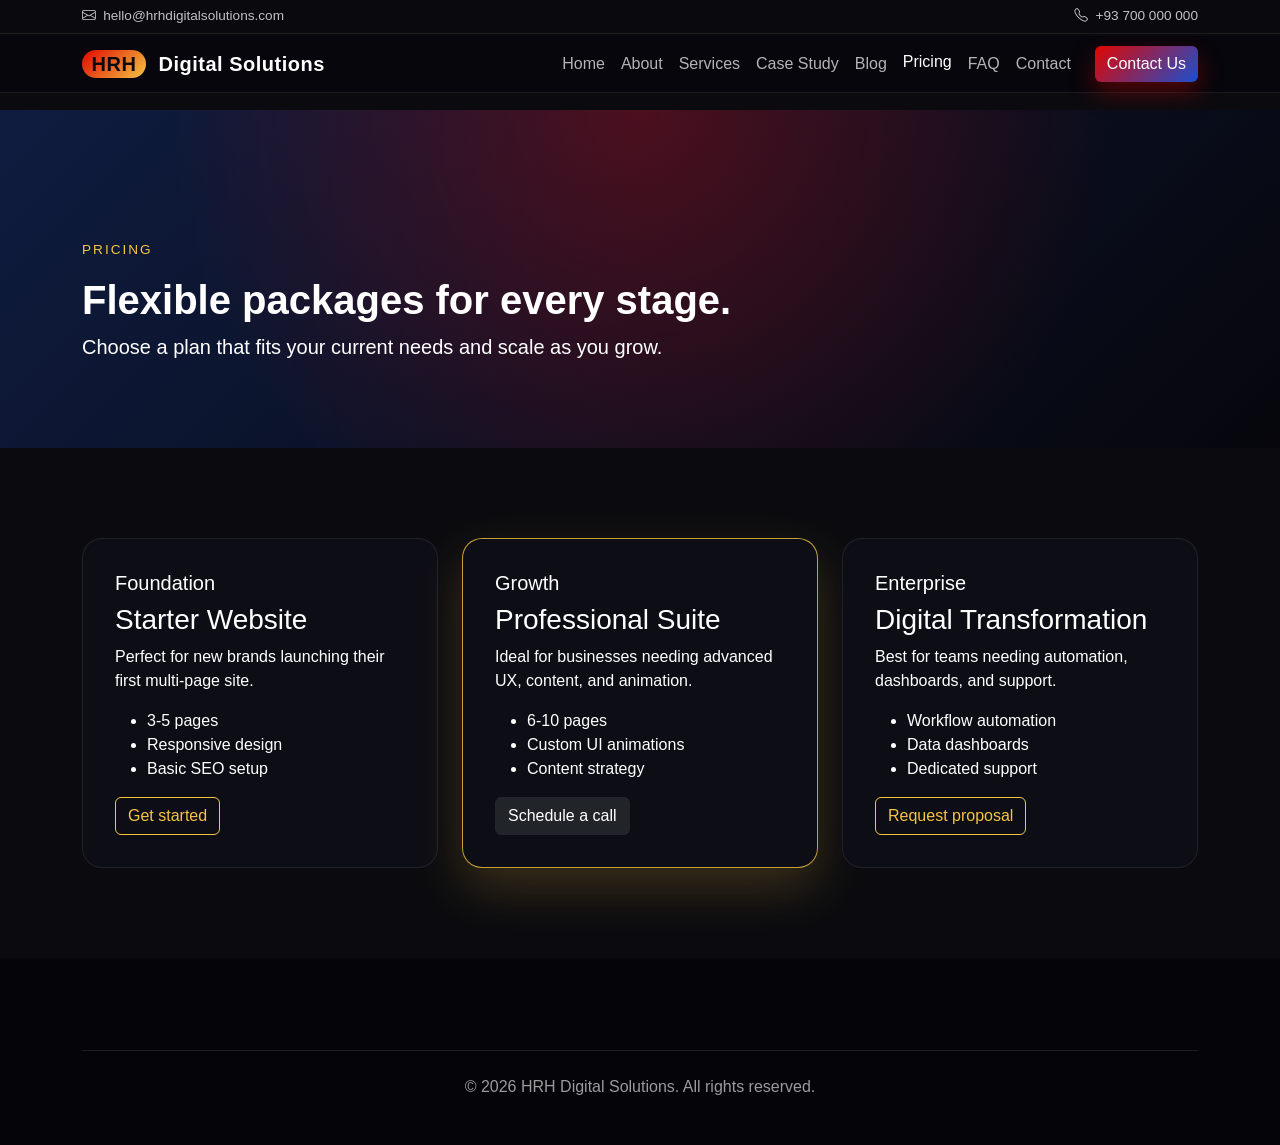
<file: youtub.com/pricing.html>
<!DOCTYPE html>
<html lang="en">
<head>
  <meta charset="UTF-8" />
  <meta name="viewport" content="width=device-width, initial-scale=1" />
  <title>Pricing | HRH Digital Solutions</title>
  <link
    href="https://cdn.jsdelivr.net/npm/bootstrap@5.3.2/dist/css/bootstrap.min.css"
    rel="stylesheet"
  />
  <link
    rel="stylesheet"
    href="https://cdn.jsdelivr.net/npm/bootstrap-icons@1.11.3/font/bootstrap-icons.min.css"
  />
  <link rel="stylesheet" href="style/style.css" />
</head>
<body>
  <div class="top-bar">
    <div class="container d-flex flex-wrap justify-content-between align-items-center">
      <span><i class="bi bi-envelope"></i> hello@hrhdigitalsolutions.com</span>
      <span><i class="bi bi-telephone"></i> +93 700 000 000</span>
    </div>
  </div>

  <nav class="navbar navbar-expand-lg navbar-dark fixed-top nav-glass">
    <div class="container">
      <a class="navbar-brand" href="index.html">
        <span class="brand-mark">HRH</span> Digital Solutions
      </a>
      <button
        class="navbar-toggler"
        type="button"
        data-bs-toggle="collapse"
        data-bs-target="#mainNav"
        aria-controls="mainNav"
        aria-expanded="false"
        aria-label="Toggle navigation"
      >
        <span class="navbar-toggler-icon"></span>
      </button>
      <div class="collapse navbar-collapse" id="mainNav">
        <ul class="navbar-nav ms-auto mb-2 mb-lg-0">
          <li class="nav-item"><a class="nav-link" href="index.html">Home</a></li>
          <li class="nav-item"><a class="nav-link" href="about.html">About</a></li>
          <li class="nav-item"><a class="nav-link" href="services.html">Services</a></li>
          <li class="nav-item"><a class="nav-link" href="case-study.html">Case Study</a></li>
          <li class="nav-item"><a class="nav-link" href="blog.html">Blog</a></li>
          <li class="nav-item"><a class="nav-link active" href="pricing.html">Pricing</a></li>
          <li class="nav-item"><a class="nav-link" href="faq.html">FAQ</a></li>
          <li class="nav-item"><a class="nav-link" href="contact.html">Contact</a></li>
        </ul>
        <a class="btn btn-brand ms-lg-3" href="contact.html">Contact Us</a>
      </div>
    </div>
  </nav>

  <header class="page-hero">
    <div class="container">
      <p class="eyebrow">Pricing</p>
      <h1 class="fw-bold">Flexible packages for every stage.</h1>
      <p class="lead">Choose a plan that fits your current needs and scale as you grow.</p>
    </div>
  </header>

  <main>
    <section class="section-padding">
      <div class="container">
        <div class="row g-4">
          <div class="col-md-6 col-lg-4">
            <div class="pricing-card reveal">
              <h5>Foundation</h5>
              <h3>Starter Website</h3>
              <p>Perfect for new brands launching their first multi-page site.</p>
              <ul>
                <li>3-5 pages</li>
                <li>Responsive design</li>
                <li>Basic SEO setup</li>
              </ul>
              <a class="btn btn-outline-gold" href="contact.html">Get started</a>
            </div>
          </div>
          <div class="col-md-6 col-lg-4">
            <div class="pricing-card highlight reveal" style="transition-delay: 0.05s;">
              <h5>Growth</h5>
              <h3>Professional Suite</h3>
              <p>Ideal for businesses needing advanced UX, content, and animation.</p>
              <ul>
                <li>6-10 pages</li>
                <li>Custom UI animations</li>
                <li>Content strategy</li>
              </ul>
              <a class="btn btn-dark" href="contact.html">Schedule a call</a>
            </div>
          </div>
          <div class="col-md-6 col-lg-4">
            <div class="pricing-card reveal" style="transition-delay: 0.1s;">
              <h5>Enterprise</h5>
              <h3>Digital Transformation</h3>
              <p>Best for teams needing automation, dashboards, and support.</p>
              <ul>
                <li>Workflow automation</li>
                <li>Data dashboards</li>
                <li>Dedicated support</li>
              </ul>
              <a class="btn btn-outline-gold" href="contact.html">Request proposal</a>
            </div>
          </div>
        </div>
      </div>
    </section>
  </main>

  <footer class="footer">
    <div class="container">
      <div class="footer-bottom">
        <p>© <span id="year"></span> HRH Digital Solutions. All rights reserved.</p>
      </div>
    </div>
  </footer>

  <button class="scroll-top" id="scrollTop" aria-label="Scroll to top">
    <i class="bi bi-arrow-up-short"></i>
  </button>

  <script src="https://cdn.jsdelivr.net/npm/bootstrap@5.3.2/dist/js/bootstrap.bundle.min.js"></script>
  <script src="script.js"></script>
</body>
</html>
</file>
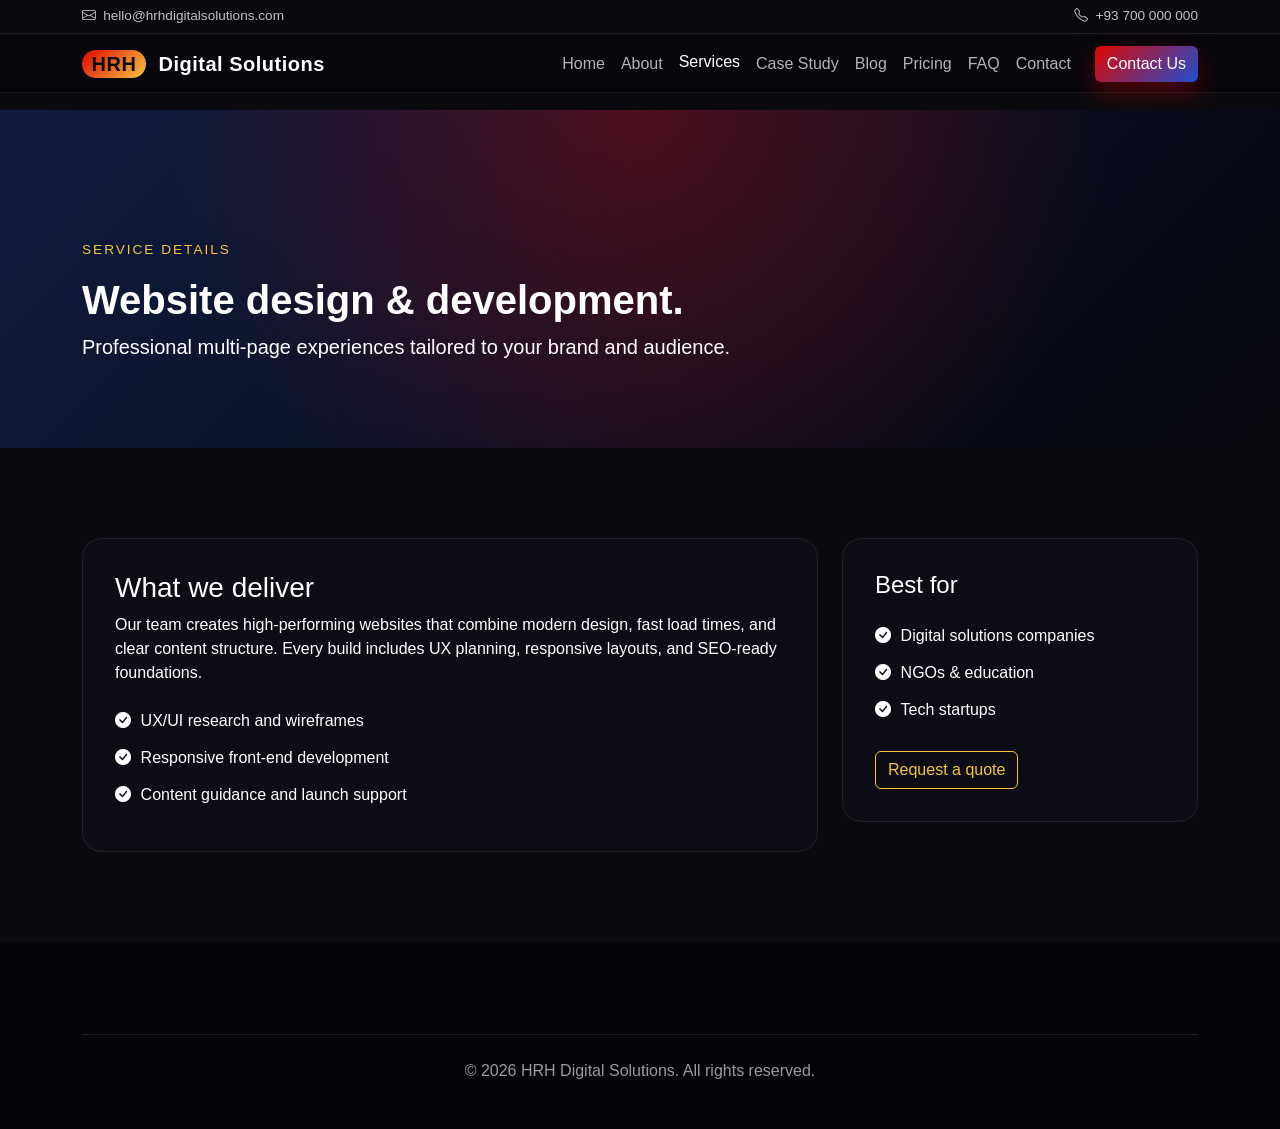
<file: youtub.com/service-details.html>
<!DOCTYPE html>
<html lang="en">
<head>
  <meta charset="UTF-8" />
  <meta name="viewport" content="width=device-width, initial-scale=1" />
  <title>Service Details | HRH Digital Solutions</title>
  <link
    href="https://cdn.jsdelivr.net/npm/bootstrap@5.3.2/dist/css/bootstrap.min.css"
    rel="stylesheet"
  />
  <link
    rel="stylesheet"
    href="https://cdn.jsdelivr.net/npm/bootstrap-icons@1.11.3/font/bootstrap-icons.min.css"
  />
  <link rel="stylesheet" href="style/style.css" />
</head>
<body>
  <div class="top-bar">
    <div class="container d-flex flex-wrap justify-content-between align-items-center">
      <span><i class="bi bi-envelope"></i> hello@hrhdigitalsolutions.com</span>
      <span><i class="bi bi-telephone"></i> +93 700 000 000</span>
    </div>
  </div>

  <nav class="navbar navbar-expand-lg navbar-dark fixed-top nav-glass">
    <div class="container">
      <a class="navbar-brand" href="index.html">
        <span class="brand-mark">HRH</span> Digital Solutions
      </a>
      <button
        class="navbar-toggler"
        type="button"
        data-bs-toggle="collapse"
        data-bs-target="#mainNav"
        aria-controls="mainNav"
        aria-expanded="false"
        aria-label="Toggle navigation"
      >
        <span class="navbar-toggler-icon"></span>
      </button>
      <div class="collapse navbar-collapse" id="mainNav">
        <ul class="navbar-nav ms-auto mb-2 mb-lg-0">
          <li class="nav-item"><a class="nav-link" href="index.html">Home</a></li>
          <li class="nav-item"><a class="nav-link" href="about.html">About</a></li>
          <li class="nav-item"><a class="nav-link active" href="services.html">Services</a></li>
          <li class="nav-item"><a class="nav-link" href="case-study.html">Case Study</a></li>
          <li class="nav-item"><a class="nav-link" href="blog.html">Blog</a></li>
          <li class="nav-item"><a class="nav-link" href="pricing.html">Pricing</a></li>
          <li class="nav-item"><a class="nav-link" href="faq.html">FAQ</a></li>
          <li class="nav-item"><a class="nav-link" href="contact.html">Contact</a></li>
        </ul>
        <a class="btn btn-brand ms-lg-3" href="contact.html">Contact Us</a>
      </div>
    </div>
  </nav>

  <header class="page-hero">
    <div class="container">
      <p class="eyebrow">Service Details</p>
      <h1 class="fw-bold">Website design & development.</h1>
      <p class="lead">Professional multi-page experiences tailored to your brand and audience.</p>
    </div>
  </header>

  <main>
    <section class="section-padding">
      <div class="container">
        <div class="row g-4">
          <div class="col-lg-8">
            <div class="about-card reveal">
              <h3>What we deliver</h3>
              <p>
                Our team creates high-performing websites that combine modern design, fast load times,
                and clear content structure. Every build includes UX planning, responsive layouts, and
                SEO-ready foundations.
              </p>
              <ul class="feature-list">
                <li><i class="bi bi-check-circle-fill"></i> UX/UI research and wireframes</li>
                <li><i class="bi bi-check-circle-fill"></i> Responsive front-end development</li>
                <li><i class="bi bi-check-circle-fill"></i> Content guidance and launch support</li>
              </ul>
            </div>
          </div>
          <div class="col-lg-4">
            <div class="about-card reveal" style="transition-delay: 0.1s;">
              <h4>Best for</h4>
              <ul class="feature-list">
                <li><i class="bi bi-check-circle-fill"></i> Digital solutions companies</li>
                <li><i class="bi bi-check-circle-fill"></i> NGOs & education</li>
                <li><i class="bi bi-check-circle-fill"></i> Tech startups</li>
              </ul>
              <a class="btn btn-outline-gold mt-3" href="contact.html">Request a quote</a>
            </div>
          </div>
        </div>
      </div>
    </section>
  </main>

  <footer class="footer">
    <div class="container">
      <div class="footer-bottom">
        <p>© <span id="year"></span> HRH Digital Solutions. All rights reserved.</p>
      </div>
    </div>
  </footer>

  <button class="scroll-top" id="scrollTop" aria-label="Scroll to top">
    <i class="bi bi-arrow-up-short"></i>
  </button>

  <script src="https://cdn.jsdelivr.net/npm/bootstrap@5.3.2/dist/js/bootstrap.bundle.min.js"></script>
  <script src="script.js"></script>
</body>
</html>
</file>
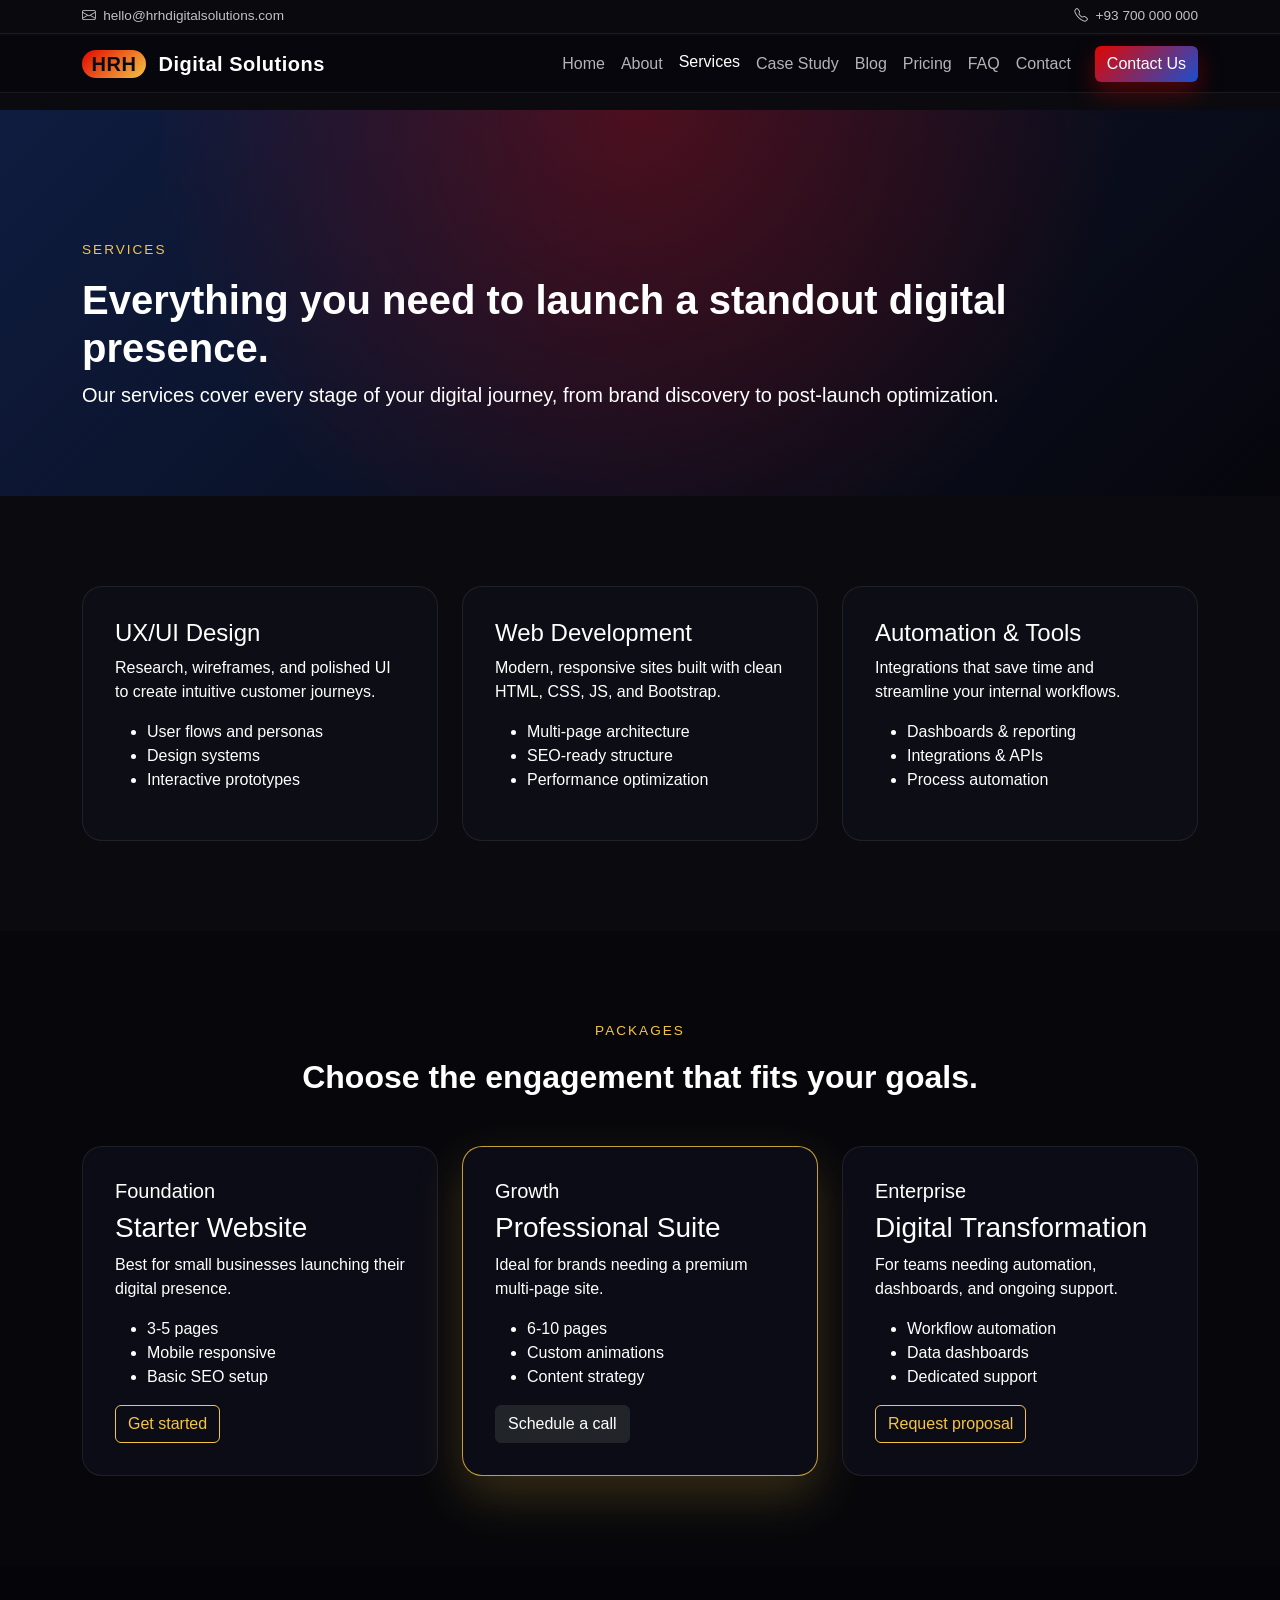
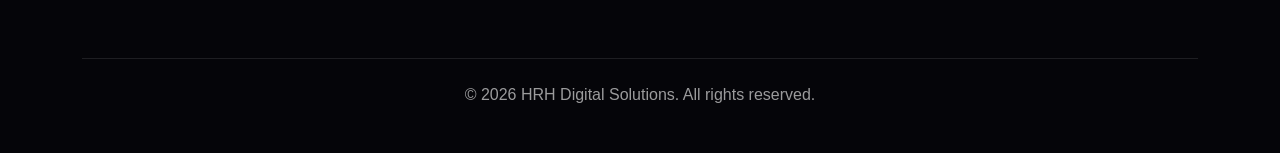
<file: youtub.com/services.html>
<!DOCTYPE html>
<html lang="en">
<head>
  <meta charset="UTF-8" />
  <meta name="viewport" content="width=device-width, initial-scale=1" />
  <title>Services | HRH Digital Solutions</title>
  <link
    href="https://cdn.jsdelivr.net/npm/bootstrap@5.3.2/dist/css/bootstrap.min.css"
    rel="stylesheet"
  />
  <link
    rel="stylesheet"
    href="https://cdn.jsdelivr.net/npm/bootstrap-icons@1.11.3/font/bootstrap-icons.min.css"
  />
  <link rel="stylesheet" href="style/style.css" />
</head>
<body>
  <div class="top-bar">
    <div class="container d-flex flex-wrap justify-content-between align-items-center">
      <span><i class="bi bi-envelope"></i> hello@hrhdigitalsolutions.com</span>
      <span><i class="bi bi-telephone"></i> +93 700 000 000</span>
    </div>
  </div>

  <nav class="navbar navbar-expand-lg navbar-dark fixed-top nav-glass">
    <div class="container">
      <a class="navbar-brand" href="index.html">
        <span class="brand-mark">HRH</span> Digital Solutions
      </a>
      <button
        class="navbar-toggler"
        type="button"
        data-bs-toggle="collapse"
        data-bs-target="#mainNav"
        aria-controls="mainNav"
        aria-expanded="false"
        aria-label="Toggle navigation"
      >
        <span class="navbar-toggler-icon"></span>
      </button>
      <div class="collapse navbar-collapse" id="mainNav">
        <ul class="navbar-nav ms-auto mb-2 mb-lg-0">
          <li class="nav-item"><a class="nav-link" href="index.html">Home</a></li>
          <li class="nav-item"><a class="nav-link" href="about.html">About</a></li>
          <li class="nav-item"><a class="nav-link active" href="services.html">Services</a></li>
          <li class="nav-item"><a class="nav-link" href="case-study.html">Case Study</a></li>
          <li class="nav-item"><a class="nav-link" href="blog.html">Blog</a></li>
          <li class="nav-item"><a class="nav-link" href="pricing.html">Pricing</a></li>
          <li class="nav-item"><a class="nav-link" href="faq.html">FAQ</a></li>
          <li class="nav-item"><a class="nav-link" href="contact.html">Contact</a></li>
        </ul>
        <a class="btn btn-brand ms-lg-3" href="contact.html">Contact Us</a>
      </div>
    </div>
  </nav>

  <header class="page-hero">
    <div class="container">
      <p class="eyebrow">Services</p>
      <h1 class="fw-bold">Everything you need to launch a standout digital presence.</h1>
      <p class="lead">
        Our services cover every stage of your digital journey, from brand discovery to post-launch
        optimization.
      </p>
    </div>
  </header>

  <main>
    <section class="section-padding">
      <div class="container">
        <div class="row g-4">
          <div class="col-lg-4">
            <div class="service-detail-card reveal">
              <h4>UX/UI Design</h4>
              <p>Research, wireframes, and polished UI to create intuitive customer journeys.</p>
              <ul>
                <li>User flows and personas</li>
                <li>Design systems</li>
                <li>Interactive prototypes</li>
              </ul>
            </div>
          </div>
          <div class="col-lg-4">
            <div class="service-detail-card reveal" style="transition-delay: 0.05s;">
              <h4>Web Development</h4>
              <p>Modern, responsive sites built with clean HTML, CSS, JS, and Bootstrap.</p>
              <ul>
                <li>Multi-page architecture</li>
                <li>SEO-ready structure</li>
                <li>Performance optimization</li>
              </ul>
            </div>
          </div>
          <div class="col-lg-4">
            <div class="service-detail-card reveal" style="transition-delay: 0.1s;">
              <h4>Automation & Tools</h4>
              <p>Integrations that save time and streamline your internal workflows.</p>
              <ul>
                <li>Dashboards & reporting</li>
                <li>Integrations & APIs</li>
                <li>Process automation</li>
              </ul>
            </div>
          </div>
        </div>
      </div>
    </section>

    <section class="section-dark section-padding" id="packages">
      <div class="container">
        <div class="section-title text-center">
          <p class="eyebrow">Packages</p>
          <h2 class="fw-bold">Choose the engagement that fits your goals.</h2>
        </div>
        <div class="row g-4">
          <div class="col-md-6 col-lg-4">
            <div class="pricing-card reveal">
              <h5>Foundation</h5>
              <h3>Starter Website</h3>
              <p>Best for small businesses launching their digital presence.</p>
              <ul>
                <li>3-5 pages</li>
                <li>Mobile responsive</li>
                <li>Basic SEO setup</li>
              </ul>
              <a class="btn btn-outline-gold" href="contact.html">Get started</a>
            </div>
          </div>
          <div class="col-md-6 col-lg-4">
            <div class="pricing-card highlight reveal" style="transition-delay: 0.05s;">
              <h5>Growth</h5>
              <h3>Professional Suite</h3>
              <p>Ideal for brands needing a premium multi-page site.</p>
              <ul>
                <li>6-10 pages</li>
                <li>Custom animations</li>
                <li>Content strategy</li>
              </ul>
              <a class="btn btn-dark" href="contact.html">Schedule a call</a>
            </div>
          </div>
          <div class="col-md-6 col-lg-4">
            <div class="pricing-card reveal" style="transition-delay: 0.1s;">
              <h5>Enterprise</h5>
              <h3>Digital Transformation</h3>
              <p>For teams needing automation, dashboards, and ongoing support.</p>
              <ul>
                <li>Workflow automation</li>
                <li>Data dashboards</li>
                <li>Dedicated support</li>
              </ul>
              <a class="btn btn-outline-gold" href="contact.html">Request proposal</a>
            </div>
          </div>
        </div>
      </div>
    </section>
  </main>

  <footer class="footer">
    <div class="container">
      <div class="footer-bottom">
        <p>© <span id="year"></span> HRH Digital Solutions. All rights reserved.</p>
      </div>
    </div>
  </footer>

  <button class="scroll-top" id="scrollTop" aria-label="Scroll to top">
    <i class="bi bi-arrow-up-short"></i>
  </button>

  <script src="https://cdn.jsdelivr.net/npm/bootstrap@5.3.2/dist/js/bootstrap.bundle.min.js"></script>
  <script src="script.js"></script>
</body>
</html>
</file>
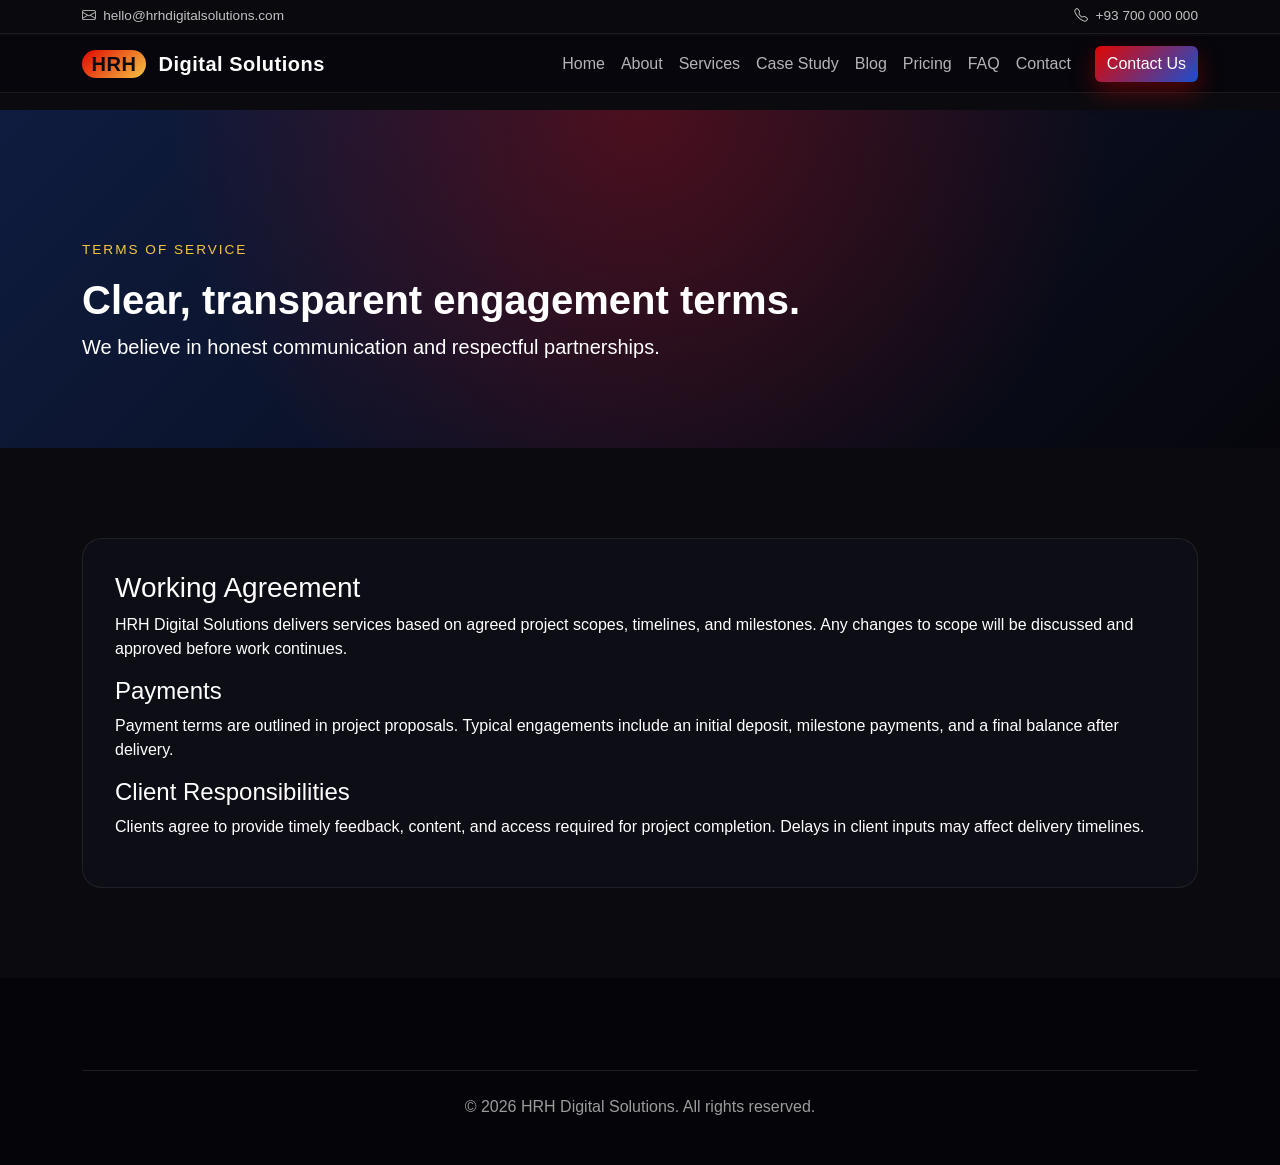
<file: youtub.com/terms.html>
<!DOCTYPE html>
<html lang="en">
<head>
  <meta charset="UTF-8" />
  <meta name="viewport" content="width=device-width, initial-scale=1" />
  <title>Terms of Service | HRH Digital Solutions</title>
  <link
    href="https://cdn.jsdelivr.net/npm/bootstrap@5.3.2/dist/css/bootstrap.min.css"
    rel="stylesheet"
  />
  <link
    rel="stylesheet"
    href="https://cdn.jsdelivr.net/npm/bootstrap-icons@1.11.3/font/bootstrap-icons.min.css"
  />
  <link rel="stylesheet" href="style/style.css" />
</head>
<body>
  <div class="top-bar">
    <div class="container d-flex flex-wrap justify-content-between align-items-center">
      <span><i class="bi bi-envelope"></i> hello@hrhdigitalsolutions.com</span>
      <span><i class="bi bi-telephone"></i> +93 700 000 000</span>
    </div>
  </div>

  <nav class="navbar navbar-expand-lg navbar-dark fixed-top nav-glass">
    <div class="container">
      <a class="navbar-brand" href="index.html">
        <span class="brand-mark">HRH</span> Digital Solutions
      </a>
      <button
        class="navbar-toggler"
        type="button"
        data-bs-toggle="collapse"
        data-bs-target="#mainNav"
        aria-controls="mainNav"
        aria-expanded="false"
        aria-label="Toggle navigation"
      >
        <span class="navbar-toggler-icon"></span>
      </button>
      <div class="collapse navbar-collapse" id="mainNav">
        <ul class="navbar-nav ms-auto mb-2 mb-lg-0">
          <li class="nav-item"><a class="nav-link" href="index.html">Home</a></li>
          <li class="nav-item"><a class="nav-link" href="about.html">About</a></li>
          <li class="nav-item"><a class="nav-link" href="services.html">Services</a></li>
          <li class="nav-item"><a class="nav-link" href="case-study.html">Case Study</a></li>
          <li class="nav-item"><a class="nav-link" href="blog.html">Blog</a></li>
          <li class="nav-item"><a class="nav-link" href="pricing.html">Pricing</a></li>
          <li class="nav-item"><a class="nav-link" href="faq.html">FAQ</a></li>
          <li class="nav-item"><a class="nav-link" href="contact.html">Contact</a></li>
        </ul>
        <a class="btn btn-brand ms-lg-3" href="contact.html">Contact Us</a>
      </div>
    </div>
  </nav>

  <header class="page-hero">
    <div class="container">
      <p class="eyebrow">Terms of Service</p>
      <h1 class="fw-bold">Clear, transparent engagement terms.</h1>
      <p class="lead">We believe in honest communication and respectful partnerships.</p>
    </div>
  </header>

  <main>
    <section class="section-padding">
      <div class="container">
        <div class="about-card reveal">
          <h3>Working Agreement</h3>
          <p>
            HRH Digital Solutions delivers services based on agreed project scopes, timelines, and
            milestones. Any changes to scope will be discussed and approved before work continues.
          </p>
          <h4>Payments</h4>
          <p>
            Payment terms are outlined in project proposals. Typical engagements include an initial
            deposit, milestone payments, and a final balance after delivery.
          </p>
          <h4>Client Responsibilities</h4>
          <p>
            Clients agree to provide timely feedback, content, and access required for project
            completion. Delays in client inputs may affect delivery timelines.
          </p>
        </div>
      </div>
    </section>
  </main>

  <footer class="footer">
    <div class="container">
      <div class="footer-bottom">
        <p>© <span id="year"></span> HRH Digital Solutions. All rights reserved.</p>
      </div>
    </div>
  </footer>

  <button class="scroll-top" id="scrollTop" aria-label="Scroll to top">
    <i class="bi bi-arrow-up-short"></i>
  </button>

  <script src="https://cdn.jsdelivr.net/npm/bootstrap@5.3.2/dist/js/bootstrap.bundle.min.js"></script>
  <script src="script.js"></script>
</body>
</html>
</file>
<file: youtub.com/style/style.css>
:root {
  --red: #e10600;
  --black: #0b0b0f;
  --blue: #1a4fd0;
  --gold: #f5c542;
  --white: #ffffff;
}

* {
  box-sizing: border-box;
}

body {
  font-family: "Inter", "Segoe UI", sans-serif;
  background: var(--black);
  color: var(--white);
  margin: 0;
  padding-top: 110px;
}

a {
  text-decoration: none;
}

.top-bar {
  background: rgba(11, 11, 15, 0.95);
  color: rgba(255, 255, 255, 0.75);
  font-size: 0.85rem;
  padding: 0.4rem 0;
  border-bottom: 1px solid rgba(255, 255, 255, 0.08);
  position: fixed;
  top: 0;
  left: 0;
  right: 0;
  z-index: 1031;
}

.top-bar span {
  display: inline-flex;
  align-items: center;
  gap: 0.45rem;
}

.navbar.fixed-top {
  top: 36px;
}

.nav-glass {
  background: rgba(6, 6, 12, 0.86);
  backdrop-filter: blur(12px);
  border-bottom: 1px solid rgba(255, 255, 255, 0.08);
}

.navbar-brand {
  font-weight: 700;
  letter-spacing: 0.5px;
}

.brand-mark {
  background: linear-gradient(135deg, var(--red), var(--gold));
  padding: 0.2rem 0.6rem;
  border-radius: 999px;
  margin-right: 0.4rem;
  color: var(--black);
  font-weight: 800;
}

.nav-link {
  color: rgba(255, 255, 255, 0.7);
  transition: color 0.2s ease, transform 0.2s ease;
}

.nav-link:hover,
.nav-link.active {
  color: var(--gold);
  transform: translateY(-2px);
}

.btn-brand {
  background: linear-gradient(135deg, var(--red), var(--blue));
  border: none;
  color: var(--white);
  box-shadow: 0 10px 24px rgba(225, 6, 0, 0.35);
  transition: transform 0.2s ease, box-shadow 0.2s ease;
}

.btn-brand:hover {
  transform: translateY(-3px);
  box-shadow: 0 15px 30px rgba(245, 197, 66, 0.35);
}

.btn-outline-gold {
  border: 1px solid var(--gold);
  color: var(--gold);
}

.btn-outline-gold:hover {
  background: var(--gold);
  color: var(--black);
}

.hero-section {
  padding: 120px 0 90px;
  background: radial-gradient(circle at top, rgba(26, 79, 208, 0.25), transparent 60%),
    linear-gradient(135deg, rgba(225, 6, 0, 0.3), rgba(6, 6, 12, 0.95));
  position: relative;
  overflow: hidden;
}

.eyebrow {
  text-transform: uppercase;
  font-size: 0.85rem;
  letter-spacing: 2px;
  color: var(--gold);
}

.hero-badges {
  display: flex;
  flex-wrap: wrap;
  gap: 1rem;
  margin-top: 2rem;
  color: rgba(255, 255, 255, 0.7);
}

.hero-badges span {
  display: inline-flex;
  align-items: center;
  gap: 0.5rem;
  font-size: 0.9rem;
}

.hero-card {
  background: rgba(10, 10, 20, 0.85);
  border-radius: 24px;
  padding: 2rem;
  border: 1px solid rgba(255, 255, 255, 0.08);
  box-shadow: 0 20px 50px rgba(0, 0, 0, 0.45);
}

.hero-media {
  position: relative;
  border-radius: 30px;
  overflow: hidden;
  box-shadow: 0 30px 70px rgba(0, 0, 0, 0.5);
}

.hero-media img {
  width: 100%;
  height: 100%;
  display: block;
  object-fit: cover;
  transform: scale(1.02);
  transition: transform 0.5s ease;
}

.hero-media:hover img {
  transform: scale(1.08);
}

.hero-float-card {
  position: absolute;
  bottom: 20px;
  left: 20px;
  background: rgba(11, 11, 15, 0.85);
  padding: 1rem 1.4rem;
  border-radius: 16px;
  border: 1px solid rgba(255, 255, 255, 0.1);
}

.hero-glow {
  position: absolute;
  width: 480px;
  height: 480px;
  background: radial-gradient(circle, rgba(245, 197, 66, 0.22), transparent 70%);
  bottom: -120px;
  right: -120px;
  pointer-events: none;
}

.hero-card-header h3 {
  margin-bottom: 0.4rem;
}

.hero-card-body {
  display: grid;
  grid-template-columns: repeat(auto-fit, minmax(140px, 1fr));
  gap: 1.5rem;
  margin: 1.5rem 0;
}

.stat h2 {
  color: var(--gold);
  font-weight: 700;
}

.section-padding {
  padding: 90px 0;
}

.section-title {
  max-width: 680px;
  margin: 0 auto 50px;
}

.client-strip {
  padding: 40px 0;
  background: #0a0a12;
  border-top: 1px solid rgba(255, 255, 255, 0.08);
  border-bottom: 1px solid rgba(255, 255, 255, 0.08);
}

.client-marquee {
  overflow: hidden;
  position: relative;
}

.client-track {
  display: flex;
  gap: 2rem;
  animation: scroll 18s linear infinite;
  white-space: nowrap;
}

.client-track span {
  color: rgba(255, 255, 255, 0.7);
  font-weight: 600;
  letter-spacing: 0.5px;
}

@keyframes scroll {
  from {
    transform: translateX(0);
  }
  to {
    transform: translateX(-50%);
  }
}

.service-card,
.workflow-card,
.value-card,
.service-detail-card,
.pricing-card,
.contact-card,
.contact-form,
.about-card,
.team-card {
  background: rgba(14, 14, 24, 0.9);
  border-radius: 20px;
  padding: 2rem;
  border: 1px solid rgba(255, 255, 255, 0.08);
  transition: transform 0.3s ease, box-shadow 0.3s ease;
}

.service-card:hover,
.workflow-card:hover,
.value-card:hover,
.service-detail-card:hover,
.pricing-card:hover,
.contact-card:hover,
.contact-form:hover,
.about-card:hover,
.team-card:hover {
  transform: translateY(-8px);
  box-shadow: 0 20px 45px rgba(225, 6, 0, 0.2);
}

.service-card i,
.value-card i {
  font-size: 2rem;
  color: var(--gold);
  margin-bottom: 1rem;
}

.workflow-card span {
  font-size: 2.2rem;
  color: var(--gold);
  font-weight: 700;
}

.section-dark {
  background: #07070b;
}

.image-panel {
  position: relative;
  min-height: 320px;
  border-radius: 28px;
  overflow: hidden;
  background: linear-gradient(135deg, rgba(225, 6, 0, 0.8), rgba(26, 79, 208, 0.7)),
    url("https://images.unsplash.com/photo-1498050108023-c5249f4df085?auto=format&fit=crop&w=1200&q=80")
      center/cover;
}

.image-panel-overlay {
  position: absolute;
  inset: 0;
  background: rgba(0, 0, 0, 0.4);
}

.image-panel-content {
  position: relative;
  padding: 2.5rem;
  max-width: 420px;
}

.feature-list {
  list-style: none;
  padding: 0;
  margin: 1.5rem 0 0;
}

.feature-list li {
  display: flex;
  align-items: center;
  gap: 0.6rem;
  margin-bottom: 0.8rem;
}

.section-gradient {
  background: linear-gradient(135deg, rgba(245, 197, 66, 0.2), rgba(26, 79, 208, 0.25));
}

.page-hero {
  padding: 130px 0 70px;
  background: radial-gradient(circle at top, rgba(225, 6, 0, 0.3), transparent 65%),
    linear-gradient(135deg, rgba(26, 79, 208, 0.25), rgba(6, 6, 12, 0.95));
}

.badge-grid {
  display: flex;
  flex-wrap: wrap;
  gap: 0.6rem;
  margin-top: 1rem;
}

.badge-grid span {
  padding: 0.4rem 0.8rem;
  border-radius: 999px;
  background: rgba(245, 197, 66, 0.15);
  border: 1px solid rgba(245, 197, 66, 0.4);
  font-size: 0.85rem;
}

.pricing-card.highlight {
  border: 1px solid rgba(245, 197, 66, 0.8);
  box-shadow: 0 20px 50px rgba(245, 197, 66, 0.2);
}

.faq-accordion .accordion-item {
  background: transparent;
  border: none;
  margin-bottom: 1rem;
}

.faq-accordion .accordion-button {
  background: rgba(14, 14, 24, 0.9);
  color: var(--white);
  border-radius: 14px;
  border: 1px solid rgba(255, 255, 255, 0.08);
}

.faq-accordion .accordion-button:focus {
  box-shadow: none;
}

.faq-accordion .accordion-body {
  background: rgba(10, 10, 18, 0.9);
  border-radius: 0 0 14px 14px;
  border: 1px solid rgba(255, 255, 255, 0.08);
}

.contact-form .form-control,
.contact-form .form-select {
  background: rgba(6, 6, 12, 0.8);
  border: 1px solid rgba(255, 255, 255, 0.1);
  color: var(--white);
}

.contact-form .form-control:focus,
.contact-form .form-select:focus {
  border-color: var(--gold);
  box-shadow: 0 0 0 0.2rem rgba(245, 197, 66, 0.2);
}

.contact-icons div {
  margin-top: 0.8rem;
  display: flex;
  gap: 0.6rem;
  align-items: center;
}

.form-note {
  color: rgba(255, 255, 255, 0.6);
}

.footer {
  padding: 60px 0 30px;
  background: #050509;
}

.footer h6,
.footer h4 {
  color: var(--gold);
}

.footer ul {
  list-style: none;
  padding: 0;
}

.footer ul li {
  margin-bottom: 0.6rem;
}

.footer ul a,
.footer-link {
  color: rgba(255, 255, 255, 0.7);
}

.footer ul a:hover,
.footer-link:hover {
  color: var(--gold);
}

.socials a {
  margin-right: 0.6rem;
  color: var(--gold);
  font-size: 1.2rem;
}

.footer-bottom {
  border-top: 1px solid rgba(255, 255, 255, 0.1);
  margin-top: 2rem;
  padding-top: 1.5rem;
  text-align: center;
  color: rgba(255, 255, 255, 0.6);
}

.scroll-top {
  position: fixed;
  bottom: 25px;
  right: 25px;
  background: var(--gold);
  color: var(--black);
  border: none;
  border-radius: 50%;
  width: 44px;
  height: 44px;
  display: grid;
  place-items: center;
  opacity: 0;
  pointer-events: none;
  transition: opacity 0.3s ease, transform 0.3s ease;
  z-index: 1000;
}

.scroll-top.show {
  opacity: 1;
  pointer-events: auto;
  transform: translateY(-4px);
}

.text-gold {
  color: var(--gold);
}

.reveal {
  opacity: 0;
  transform: translateY(30px);
  transition: opacity 0.6s ease, transform 0.6s ease;
}

.reveal.visible {
  opacity: 1;
  transform: translateY(0);
}

@media (max-width: 991px) {
  body {
    padding-top: 120px;
  }

  .hero-section {
    padding: 110px 0 70px;
  }
}
.feature-grid {
  display: flex;
  flex-direction: column;
  gap: 1.5rem;
}

.feature-item {
  display: flex;
  gap: 1rem;
  background: rgba(14, 14, 24, 0.9);
  border-radius: 18px;
  padding: 1.5rem;
  border: 1px solid rgba(255, 255, 255, 0.08);
  transition: transform 0.3s ease, box-shadow 0.3s ease;
}

.feature-item:hover {
  transform: translateY(-6px);
  box-shadow: 0 20px 40px rgba(26, 79, 208, 0.2);
}

.feature-item i {
  color: var(--gold);
  font-size: 1.4rem;
}

.process-card,
.case-card,
.testimonial-card,
.blog-card {
  background: rgba(14, 14, 24, 0.9);
  border-radius: 20px;
  padding: 2rem;
  border: 1px solid rgba(255, 255, 255, 0.08);
  transition: transform 0.3s ease, box-shadow 0.3s ease;
}

.process-card:hover,
.case-card:hover,
.testimonial-card:hover,
.blog-card:hover {
  transform: translateY(-8px);
  box-shadow: 0 20px 40px rgba(225, 6, 0, 0.2);
}

.process-card span {
  display: inline-block;
  margin-bottom: 0.6rem;
  color: var(--gold);
  font-weight: 700;
}

.link-gold {
  color: var(--gold);
  font-weight: 600;
}

.link-gold:hover {
  color: var(--white);
}

.testimonial-card span {
  color: rgba(255, 255, 255, 0.6);
  font-size: 0.85rem;
}
</file>
